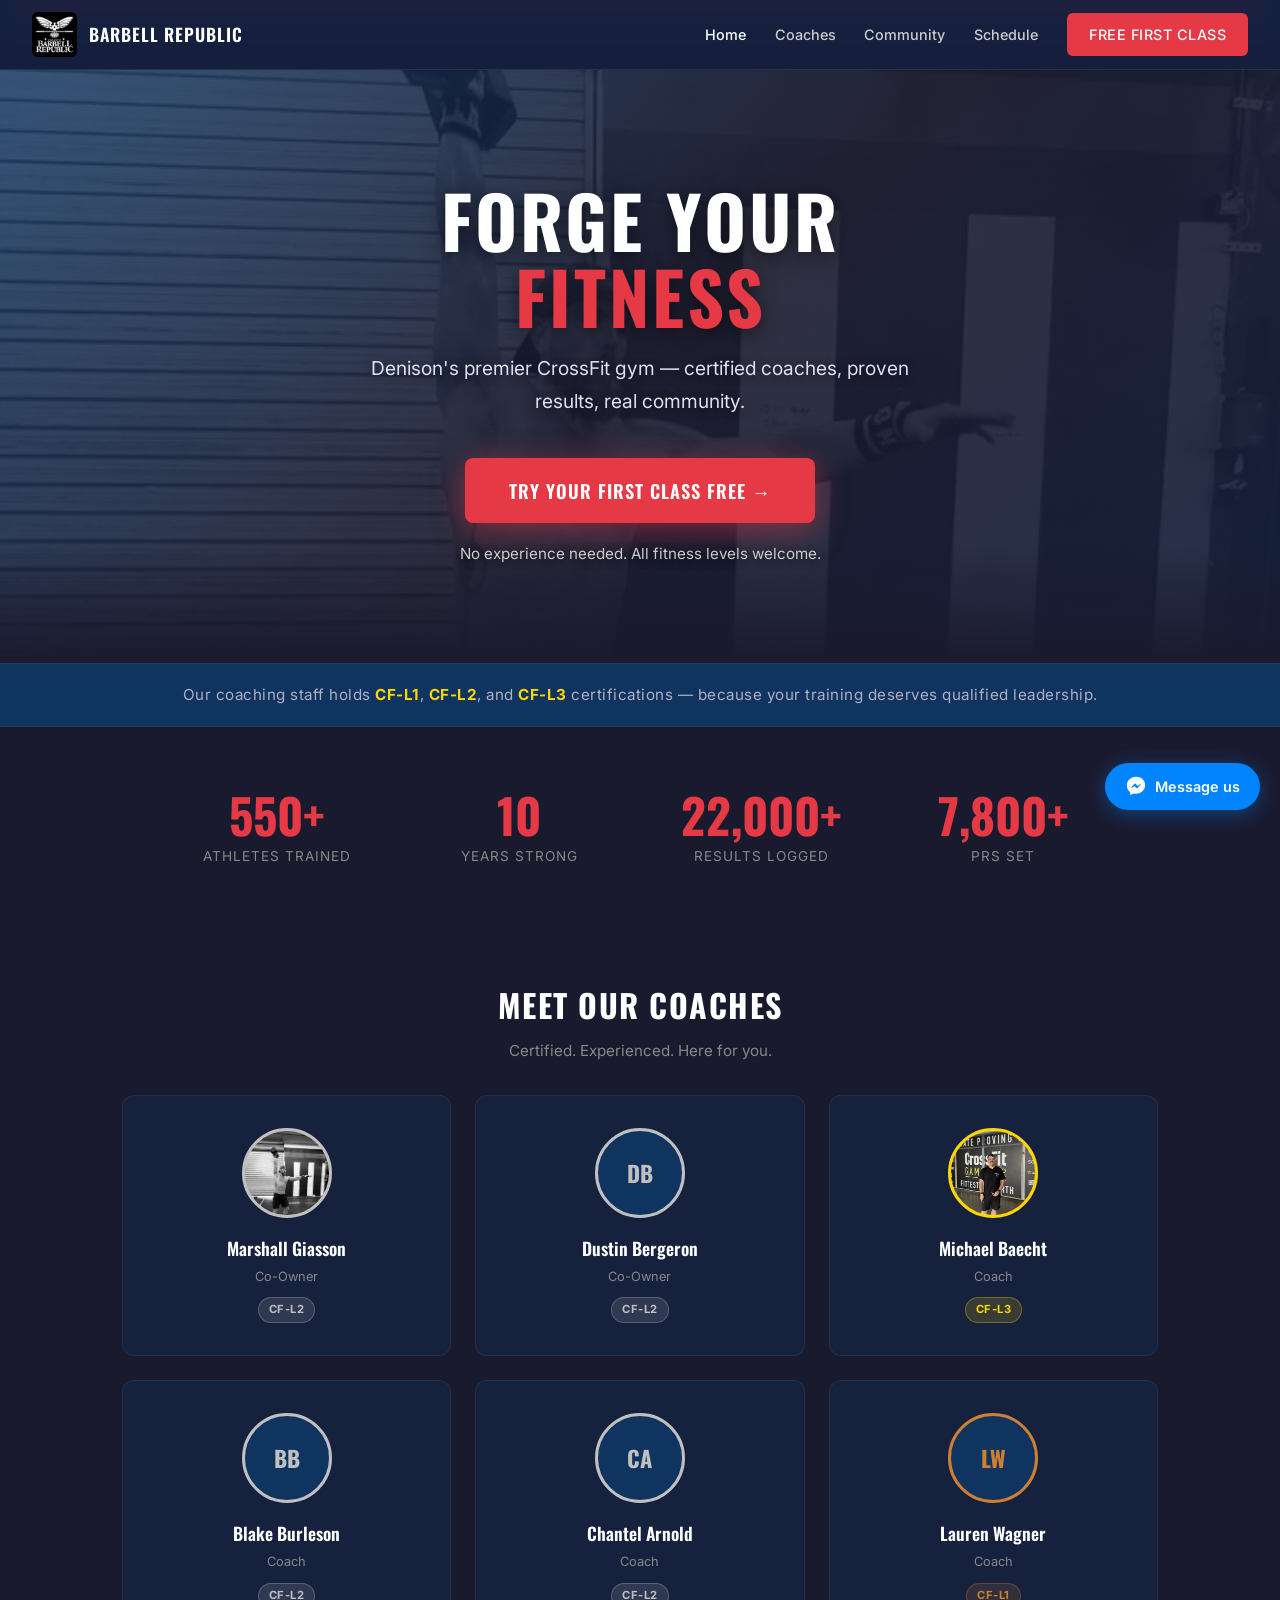
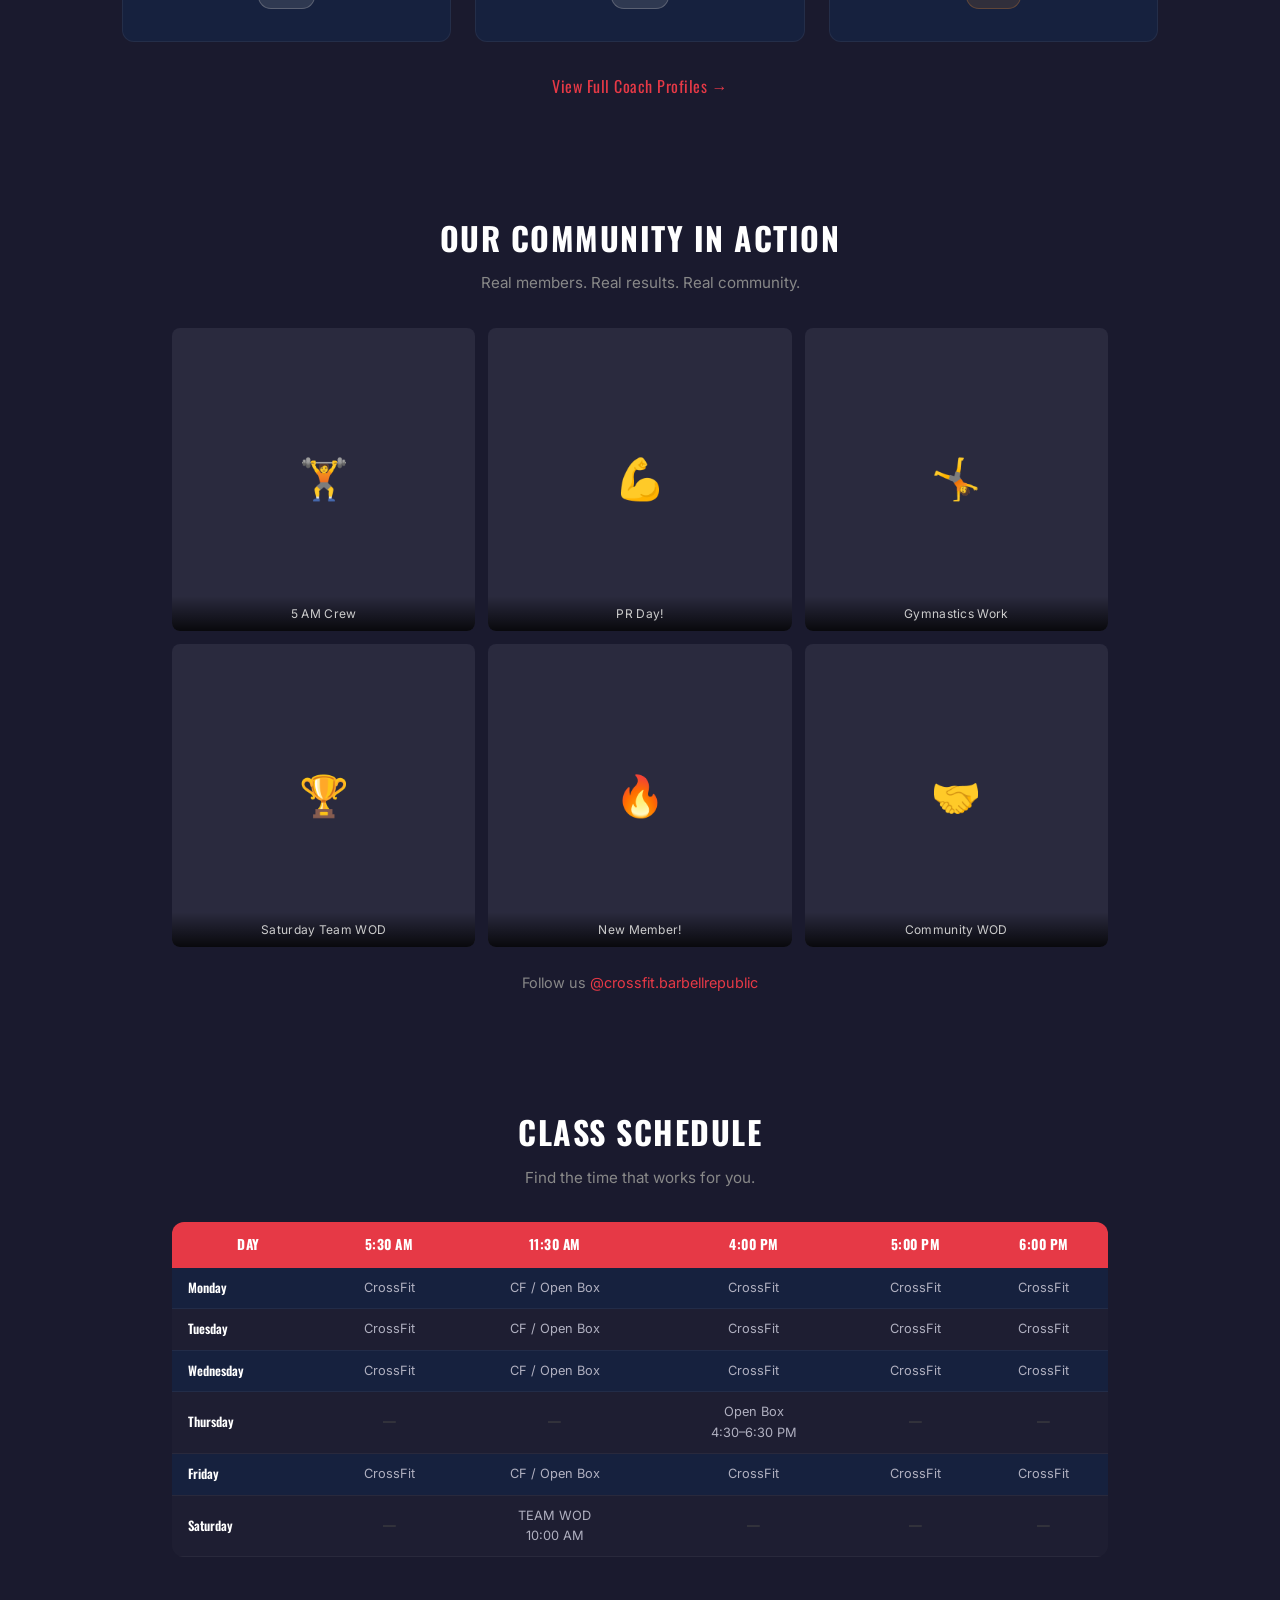
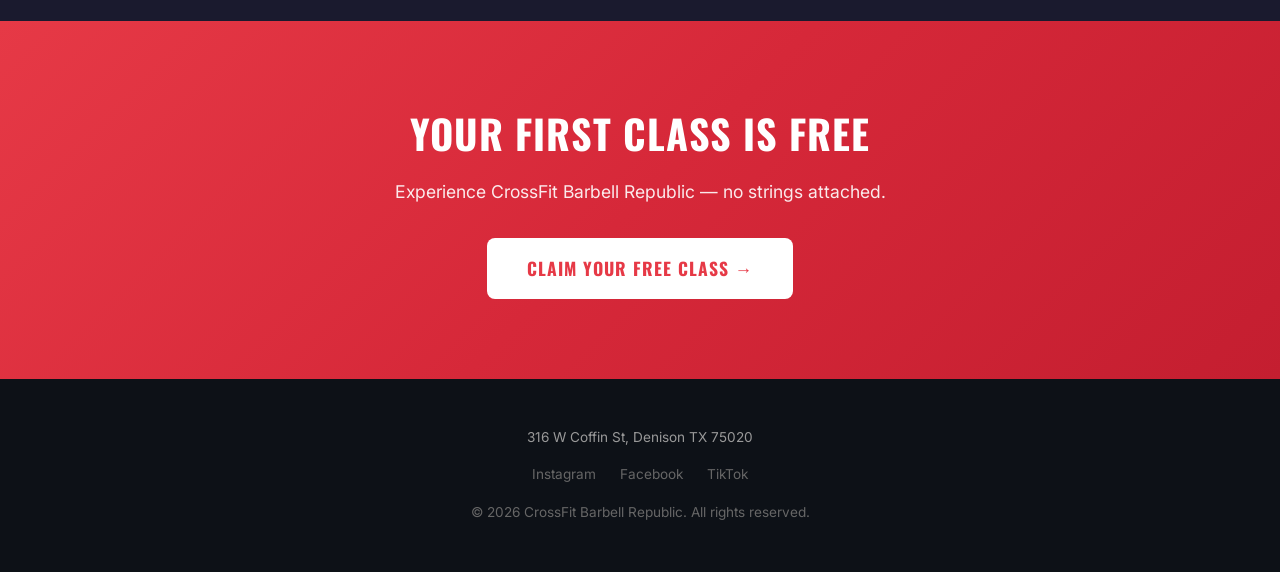
<file: index.html>
<!DOCTYPE html>
<html lang="en">
<head>
<meta charset="UTF-8">
<meta name="viewport" content="width=device-width, initial-scale=1.0">
<title>CrossFit Barbell Republic — Denison, TX</title>
<link href="https://fonts.googleapis.com/css2?family=Oswald:wght@400;600;700&family=Inter:wght@300;400;500;600&display=swap" rel="stylesheet">
<style>
*{margin:0;padding:0;box-sizing:border-box}
body{font-family:'Inter',sans-serif;background:#1a1a2e;color:#fff;line-height:1.6}
a{color:#e63946;text-decoration:none}
a:hover{text-decoration:underline}
img{max-width:100%}

/* NAV */
nav{position:sticky;top:0;z-index:100;background:rgba(22,33,62,0.97);backdrop-filter:blur(10px);padding:0 2rem;display:flex;align-items:center;justify-content:space-between;height:70px;border-bottom:1px solid rgba(255,255,255,0.08)}
.nav-logo{display:flex;align-items:center;gap:12px}
.nav-logo img{height:45px;border-radius:6px}
.nav-logo span{font-family:'Oswald',sans-serif;font-size:1.1rem;font-weight:600;letter-spacing:1px}
.nav-links{display:flex;align-items:center;gap:1.8rem;list-style:none}
.nav-links a{color:#ccc;font-size:0.9rem;font-weight:500;transition:color 0.2s}
.nav-links a:hover{color:#fff;text-decoration:none}
.cta-btn{background:#e63946;color:#fff !important;padding:10px 22px;border-radius:6px;font-weight:600;font-size:0.85rem;letter-spacing:0.5px;transition:all 0.3s;display:inline-block}
.cta-btn:hover{background:#d62839;transform:translateY(-1px);text-decoration:none !important}

/* HAMBURGER + MOBILE MENU */
.hamburger{display:none;background:transparent;border:0;cursor:pointer;width:44px;height:44px;flex-direction:column;justify-content:center;align-items:center;gap:5px;padding:0;z-index:101}
.hamburger span{display:block;width:26px;height:2px;background:#fff;border-radius:2px;transition:all 0.3s ease}
body.menu-open .hamburger span:nth-child(1){transform:translateY(7px) rotate(45deg)}
body.menu-open .hamburger span:nth-child(2){opacity:0}
body.menu-open .hamburger span:nth-child(3){transform:translateY(-7px) rotate(-45deg)}
.mobile-menu{position:fixed;top:70px;left:0;right:0;background:rgba(15,52,96,0.98);backdrop-filter:blur(10px);padding:1.2rem;z-index:99;border-bottom:1px solid rgba(255,255,255,0.1);transform:translateY(-110%);transition:transform 0.3s ease;box-shadow:0 8px 24px rgba(0,0,0,0.4)}
body.menu-open .mobile-menu{transform:translateY(0)}
.mobile-menu ul{list-style:none;display:flex;flex-direction:column;gap:0.4rem}
.mobile-menu a{display:block;padding:0.9rem 1rem;color:#ccc;font-size:1rem;font-family:'Oswald',sans-serif;letter-spacing:1px;border-radius:8px;text-decoration:none;transition:background 0.2s}
.mobile-menu a:hover,.mobile-menu a.active{background:rgba(255,255,255,0.06);color:#fff;text-decoration:none}
.mobile-menu a.mobile-cta-btn{background:#e63946;color:#fff !important;text-align:center;font-weight:700;margin-top:0.5rem}

/* FACEBOOK MESSENGER FLOATING BUTTON */
.fb-message-btn{position:fixed;bottom:90px;right:20px;z-index:98;background:#0084FF;color:#fff !important;padding:12px 20px;border-radius:30px;font-weight:600;font-size:0.9rem;display:flex;align-items:center;gap:8px;box-shadow:0 4px 20px rgba(0,132,255,0.4);transition:all 0.3s;text-decoration:none !important}
.fb-message-btn:hover{background:#0073e0;transform:translateY(-2px);box-shadow:0 6px 30px rgba(0,132,255,0.5)}
.fb-message-btn svg{width:22px;height:22px;fill:currentColor;flex-shrink:0}
@media(max-width:768px){.fb-message-btn{bottom:85px;padding:12px;border-radius:50%}.fb-message-btn .label{display:none}}

/* HERO — Option A: Photo background + dark overlay */
.hero{position:relative;padding:7rem 2rem 6rem;text-align:center;overflow:hidden;background-image:url('coach-marshall.jpg');background-size:cover;background-position:center 30%}
.hero::before{content:'';position:absolute;inset:0;background:linear-gradient(135deg,rgba(15,52,96,0.82) 0%,rgba(26,26,46,0.9) 50%,rgba(22,33,62,0.92) 100%)}
.hero::after{content:'';position:absolute;bottom:0;left:0;right:0;height:120px;background:linear-gradient(transparent,#1a1a2e);z-index:1}
.hero > *{position:relative;z-index:2}
.hero h1{font-family:'Oswald',sans-serif;font-size:4.5rem;font-weight:700;letter-spacing:3px;margin-bottom:1.2rem;line-height:1.05;text-shadow:0 4px 20px rgba(0,0,0,0.6)}
.hero h1 span{color:#e63946}
.hero .subtitle{max-width:600px;margin:0 auto 2.5rem;font-size:1.2rem;color:#e0e0f0;line-height:1.7;text-shadow:0 2px 10px rgba(0,0,0,0.5)}
.hero .cta-btn{padding:18px 44px;font-size:1.15rem;font-family:'Oswald',sans-serif;letter-spacing:1px;border-radius:8px;box-shadow:0 6px 30px rgba(230,57,70,0.5)}
.hero .cta-btn:hover{box-shadow:0 10px 40px rgba(230,57,70,0.6)}
.hero .sub-cta{margin-top:1.2rem;font-size:0.95rem;color:#ccc;text-shadow:0 2px 8px rgba(0,0,0,0.5)}

/* CREDENTIAL BAR */
.cred-bar{background:#0f3460;padding:1.2rem 2rem;text-align:center;font-size:0.95rem;color:#b0b0c0;letter-spacing:0.5px;border-top:1px solid rgba(255,255,255,0.05);border-bottom:1px solid rgba(255,255,255,0.05)}
.cred-bar strong{color:#FFD700}

/* STATS */
.stats{padding:4rem 2rem;max-width:1000px;margin:0 auto;display:grid;grid-template-columns:repeat(4,1fr);gap:2rem;text-align:center}
.stat-item .number{font-family:'Oswald',sans-serif;font-size:3rem;font-weight:700;color:#e63946;line-height:1}
.stat-item .label{font-size:0.85rem;color:#888;margin-top:0.4rem;text-transform:uppercase;letter-spacing:1px}

/* SECTION HEADERS */
.section-header{text-align:center;padding:3rem 2rem 2rem}
.section-header h2{font-family:'Oswald',sans-serif;font-size:2rem;letter-spacing:1.5px;margin-bottom:0.5rem}
.section-header p{color:#888;max-width:500px;margin:0 auto;font-size:0.95rem}

/* COACH PREVIEW */
.coaches-preview{padding:0 2rem 4rem;max-width:1100px;margin:0 auto}
.coaches-grid{display:grid;grid-template-columns:repeat(3,1fr);gap:1.5rem}
.coach-mini{background:#16213e;border-radius:12px;padding:2rem 1.5rem;text-align:center;transition:all 0.3s;border:1px solid rgba(255,255,255,0.06)}
.coach-mini:hover{transform:translateY(-4px);box-shadow:0 10px 30px rgba(0,0,0,0.3);border-color:rgba(255,255,255,0.12)}
.coach-mini .avatar{width:90px;height:90px;border-radius:50%;margin:0 auto 1rem;display:flex;align-items:center;justify-content:center;font-family:'Oswald',sans-serif;font-size:1.4rem;font-weight:700;background:#0f3460;border:3px solid;background-size:cover;background-position:center top;overflow:hidden}
.coach-mini .avatar.l1{border-color:#CD7F32;color:#CD7F32}
.coach-mini .avatar.l2{border-color:#C0C0C0;color:#C0C0C0}
.coach-mini .avatar.l3{border-color:#FFD700;color:#FFD700}
.coach-mini .avatar.has-photo{color:transparent;font-size:0}
.coach-mini .name{font-family:'Oswald',sans-serif;font-size:1.1rem;font-weight:600;margin-bottom:0.3rem}
.coach-mini .role{font-size:0.8rem;color:#888;margin-bottom:0.5rem}
.coach-mini .badge{display:inline-block;padding:3px 10px;border-radius:15px;font-size:0.7rem;font-weight:700;letter-spacing:0.5px}
.coach-mini .badge.l1{background:rgba(205,127,50,0.15);color:#CD7F32;border:1px solid rgba(205,127,50,0.3)}
.coach-mini .badge.l2{background:rgba(192,192,192,0.15);color:#C0C0C0;border:1px solid rgba(192,192,192,0.3)}
.coach-mini .badge.l3{background:rgba(255,215,0,0.15);color:#FFD700;border:1px solid rgba(255,215,0,0.3)}
.view-all{text-align:center;margin-top:2rem}
.view-all a{font-family:'Oswald',sans-serif;font-size:1rem;letter-spacing:0.5px}

/* SOCIAL PREVIEW */
.social-preview{padding:0 2rem 4rem;max-width:1000px;margin:0 auto}
.social-grid{display:grid;grid-template-columns:repeat(3,1fr);gap:0.8rem}
.social-card{aspect-ratio:1;background:#2a2a3e;border-radius:8px;display:flex;flex-direction:column;align-items:center;justify-content:center;font-size:2.5rem;transition:all 0.3s;position:relative;overflow:hidden;cursor:pointer}
.social-card:hover{transform:scale(1.03)}
.social-card .overlay{position:absolute;bottom:0;left:0;right:0;padding:8px;background:linear-gradient(transparent,rgba(0,0,0,0.8));font-size:0.75rem;text-align:center;color:#ccc;letter-spacing:0.3px}
.social-follow{text-align:center;margin-top:1.5rem;color:#888;font-size:0.9rem}

/* SCHEDULE */
.schedule-section{padding:0 2rem 4rem;max-width:1000px;margin:0 auto}
.schedule-table{width:100%;border-collapse:collapse;border-radius:12px;overflow:hidden}
.schedule-table th{background:#e63946;padding:12px 8px;font-family:'Oswald',sans-serif;font-size:0.85rem;letter-spacing:0.5px;text-transform:uppercase}
.schedule-table td{padding:10px 8px;text-align:center;font-size:0.8rem;color:#b0b0c0;border-bottom:1px solid rgba(255,255,255,0.05)}
.schedule-table tr:nth-child(even) td{background:rgba(255,255,255,0.02)}
.schedule-table tr:nth-child(odd) td{background:#16213e}
.schedule-table td:first-child{font-family:'Oswald',sans-serif;font-weight:600;color:#fff;text-align:left;padding-left:16px}
.schedule-table td.empty{color:#444}

/* RED CTA */
.red-cta{padding:5rem 2rem;text-align:center;background:linear-gradient(135deg,#e63946 0%,#d62839 50%,#c41e30 100%)}
.red-cta h2{font-family:'Oswald',sans-serif;font-size:2.5rem;margin-bottom:0.8rem;letter-spacing:1px}
.red-cta p{font-size:1.1rem;margin-bottom:2rem;opacity:0.9;max-width:500px;margin-left:auto;margin-right:auto}
.red-cta .btn-white{display:inline-block;background:#fff;color:#e63946;padding:16px 40px;border-radius:8px;font-family:'Oswald',sans-serif;font-size:1.1rem;font-weight:700;letter-spacing:1px;transition:all 0.3s;text-decoration:none}
.red-cta .btn-white:hover{transform:translateY(-2px);box-shadow:0 8px 30px rgba(0,0,0,0.3);text-decoration:none}

/* FOOTER */
footer{background:#0d1117;padding:3rem 2rem;text-align:center;color:#666;font-size:0.85rem}
footer .address{color:#999;margin-bottom:0.5rem}
footer .socials{margin:1rem 0;display:flex;justify-content:center;gap:1.5rem}
footer .socials a{color:#666;transition:color 0.2s}
footer .socials a:hover{color:#e63946}

/* STICKY MOBILE CTA */
.mobile-cta{display:none;position:fixed;bottom:0;left:0;right:0;z-index:99;padding:12px 16px;background:rgba(22,33,62,0.97);backdrop-filter:blur(10px);border-top:1px solid rgba(255,255,255,0.1)}
.mobile-cta .cta-btn{width:100%;text-align:center;padding:14px;font-family:'Oswald',sans-serif;font-size:1rem;letter-spacing:1px;border-radius:8px}

/* RESPONSIVE */
@media(max-width:992px){
  .coaches-grid{grid-template-columns:repeat(2,1fr)}
  .stats{grid-template-columns:repeat(2,1fr)}
}
@media(max-width:768px){
  .nav-links{display:none}
  .hamburger{display:flex}
  .mobile-cta{display:block}
  body{padding-bottom:70px}
  .hero h1{font-size:2.5rem}
  .hero .subtitle{font-size:1rem}
  .coaches-grid{grid-template-columns:1fr}
  .social-grid{grid-template-columns:repeat(2,1fr)}
  .stats{grid-template-columns:repeat(2,1fr);gap:1.5rem}
  .stat-item .number{font-size:2.2rem}
  .schedule-table{font-size:0.7rem}
  .red-cta h2{font-size:1.8rem}
  .section-header h2{font-size:1.6rem}
}
@media(max-width:480px){
  .hero h1{font-size:2rem}
  .stats{grid-template-columns:1fr 1fr}
}
</style>
</head>
<body>

<!-- NAV -->
<nav>
  <div class="nav-logo">
    <img src="logo.jpg" alt="CBR" onerror="this.style.display='none'">
    <span>BARBELL REPUBLIC</span>
  </div>
  <ul class="nav-links">
    <li><a href="cbr_mockup_homepage.html" style="color:#fff">Home</a></li>
    <li><a href="cbr_mockup_coaches.html">Coaches</a></li>
    <li><a href="cbr_mockup_social.html">Community</a></li>
    <li><a href="cbr_mockup_freetrial.html">Schedule</a></li>
    <li><a href="cbr_mockup_freetrial.html" class="cta-btn">FREE FIRST CLASS</a></li>
  </ul>
  <button class="hamburger" aria-label="Toggle menu" onclick="document.body.classList.toggle('menu-open')">
    <span></span><span></span><span></span>
  </button>
</nav>

<!-- MOBILE MENU -->
<div class="mobile-menu">
  <ul>
    <li><a href="cbr_mockup_homepage.html" class="active">Home</a></li>
    <li><a href="cbr_mockup_coaches.html">Coaches</a></li>
    <li><a href="cbr_mockup_social.html">Community</a></li>
    <li><a href="cbr_mockup_freetrial.html">Schedule</a></li>
    <li><a href="cbr_mockup_freetrial.html" class="mobile-cta-btn">FREE FIRST CLASS</a></li>
  </ul>
</div>

<!-- HERO -->
<section class="hero">
  <h1>FORGE YOUR<br><span>FITNESS</span></h1>
  <p class="subtitle">Denison's premier CrossFit gym &mdash; certified coaches, proven results, real community.</p>
  <a href="cbr_mockup_freetrial.html" class="cta-btn">TRY YOUR FIRST CLASS FREE &rarr;</a>
  <p class="sub-cta">No experience needed. All fitness levels welcome.</p>
</section>

<!-- CREDENTIAL BAR -->
<div class="cred-bar">
  Our coaching staff holds <strong>CF-L1</strong>, <strong>CF-L2</strong>, and <strong>CF-L3</strong> certifications &mdash; because your training deserves qualified leadership.
</div>

<!-- STATS -->
<section class="stats">
  <div class="stat-item">
    <div class="number">550+</div>
    <div class="label">Athletes Trained</div>
  </div>
  <div class="stat-item">
    <div class="number">10</div>
    <div class="label">Years Strong</div>
  </div>
  <div class="stat-item">
    <div class="number">22,000+</div>
    <div class="label">Results Logged</div>
  </div>
  <div class="stat-item">
    <div class="number">7,800+</div>
    <div class="label">PRs Set</div>
  </div>
</section>

<!-- COACHES PREVIEW -->
<div class="section-header">
  <h2>MEET OUR COACHES</h2>
  <p>Certified. Experienced. Here for you.</p>
</div>
<section class="coaches-preview">
  <div class="coaches-grid">
    <div class="coach-mini">
      <div class="avatar l2 has-photo" style="background-image:url('coach-marshall.jpg')">MG</div>
      <div class="name">Marshall Giasson</div>
      <div class="role">Co-Owner</div>
      <span class="badge l2">CF-L2</span>
    </div>
    <div class="coach-mini">
      <div class="avatar l2">DB</div>
      <div class="name">Dustin Bergeron</div>
      <div class="role">Co-Owner</div>
      <span class="badge l2">CF-L2</span>
    </div>
    <div class="coach-mini">
      <div class="avatar l3 has-photo" style="background-image:url('coach-michael.jpg')">MB</div>
      <div class="name">Michael Baecht</div>
      <div class="role">Coach</div>
      <span class="badge l3">CF-L3</span>
    </div>
    <div class="coach-mini">
      <div class="avatar l2">BB</div>
      <div class="name">Blake Burleson</div>
      <div class="role">Coach</div>
      <span class="badge l2">CF-L2</span>
    </div>
    <div class="coach-mini">
      <div class="avatar l2">CA</div>
      <div class="name">Chantel Arnold</div>
      <div class="role">Coach</div>
      <span class="badge l2">CF-L2</span>
    </div>
    <div class="coach-mini">
      <div class="avatar l1">LW</div>
      <div class="name">Lauren Wagner</div>
      <div class="role">Coach</div>
      <span class="badge l1">CF-L1</span>
    </div>
  </div>
  <div class="view-all"><a href="cbr_mockup_coaches.html">View Full Coach Profiles &rarr;</a></div>
</section>

<!-- SOCIAL PREVIEW -->
<div class="section-header">
  <h2>OUR COMMUNITY IN ACTION</h2>
  <p>Real members. Real results. Real community.</p>
</div>
<section class="social-preview">
  <div class="social-grid">
    <div class="social-card">&#x1F3CB;&#xFE0F;<div class="overlay">5 AM Crew</div></div>
    <div class="social-card">&#x1F4AA;<div class="overlay">PR Day!</div></div>
    <div class="social-card">&#x1F938;<div class="overlay">Gymnastics Work</div></div>
    <div class="social-card">&#x1F3C6;<div class="overlay">Saturday Team WOD</div></div>
    <div class="social-card">&#x1F525;<div class="overlay">New Member!</div></div>
    <div class="social-card">&#x1F91D;<div class="overlay">Community WOD</div></div>
  </div>
  <p class="social-follow">Follow us <a href="https://www.instagram.com/crossfit.barbellrepublic/" target="_blank" rel="noopener">@crossfit.barbellrepublic</a></p>
</section>

<!-- SCHEDULE -->
<div class="section-header">
  <h2>CLASS SCHEDULE</h2>
  <p>Find the time that works for you.</p>
</div>
<section class="schedule-section">
  <table class="schedule-table">
    <thead>
      <tr><th>Day</th><th>5:30 AM</th><th>11:30 AM</th><th>4:00 PM</th><th>5:00 PM</th><th>6:00 PM</th></tr>
    </thead>
    <tbody>
      <tr><td>Monday</td><td>CrossFit</td><td>CF / Open Box</td><td>CrossFit</td><td>CrossFit</td><td>CrossFit</td></tr>
      <tr><td>Tuesday</td><td>CrossFit</td><td>CF / Open Box</td><td>CrossFit</td><td>CrossFit</td><td>CrossFit</td></tr>
      <tr><td>Wednesday</td><td>CrossFit</td><td>CF / Open Box</td><td>CrossFit</td><td>CrossFit</td><td>CrossFit</td></tr>
      <tr><td>Thursday</td><td class="empty">&mdash;</td><td class="empty">&mdash;</td><td>Open Box<br>4:30&ndash;6:30 PM</td><td class="empty">&mdash;</td><td class="empty">&mdash;</td></tr>
      <tr><td>Friday</td><td>CrossFit</td><td>CF / Open Box</td><td>CrossFit</td><td>CrossFit</td><td>CrossFit</td></tr>
      <tr><td>Saturday</td><td class="empty">&mdash;</td><td>TEAM WOD<br>10:00 AM</td><td class="empty">&mdash;</td><td class="empty">&mdash;</td><td class="empty">&mdash;</td></tr>
    </tbody>
  </table>
</section>

<!-- RED CTA -->
<section class="red-cta">
  <h2>YOUR FIRST CLASS IS FREE</h2>
  <p>Experience CrossFit Barbell Republic &mdash; no strings attached.</p>
  <a href="cbr_mockup_freetrial.html" class="btn-white">CLAIM YOUR FREE CLASS &rarr;</a>
</section>

<!-- FOOTER -->
<footer>
  <div class="address">316 W Coffin St, Denison TX 75020</div>
  <div class="socials">
    <a href="https://www.instagram.com/crossfit.barbellrepublic/" target="_blank" rel="noopener">Instagram</a>
    <a href="https://www.facebook.com/crossfitbarbellrepublic" target="_blank" rel="noopener">Facebook</a>
    <a href="https://www.tiktok.com/@barbellrepublic1" target="_blank" rel="noopener">TikTok</a>
  </div>
  <p>&copy; 2026 CrossFit Barbell Republic. All rights reserved.</p>
</footer>

<!-- STICKY MOBILE CTA -->
<div class="mobile-cta">
  <a href="cbr_mockup_freetrial.html" class="cta-btn">FREE FIRST CLASS &rarr;</a>
</div>

<!-- FACEBOOK MESSENGER FLOATING BUTTON -->
<a href="https://m.me/crossfitbarbellrepublic" target="_blank" rel="noopener" class="fb-message-btn" aria-label="Message us on Facebook Messenger">
  <svg viewBox="0 0 24 24" xmlns="http://www.w3.org/2000/svg"><path d="M12 2C6.486 2 2 6.262 2 11.5c0 2.982 1.45 5.63 3.71 7.362V22l3.389-1.866c.904.25 1.86.366 2.901.366 5.514 0 10-4.262 10-9.5S17.514 2 12 2zm1.008 12.839l-2.53-2.7-4.945 2.7 5.44-5.777 2.59 2.7 4.885-2.7-5.44 5.777z"/></svg>
  <span class="label">Message us</span>
</a>

</body>
</html>
</file>
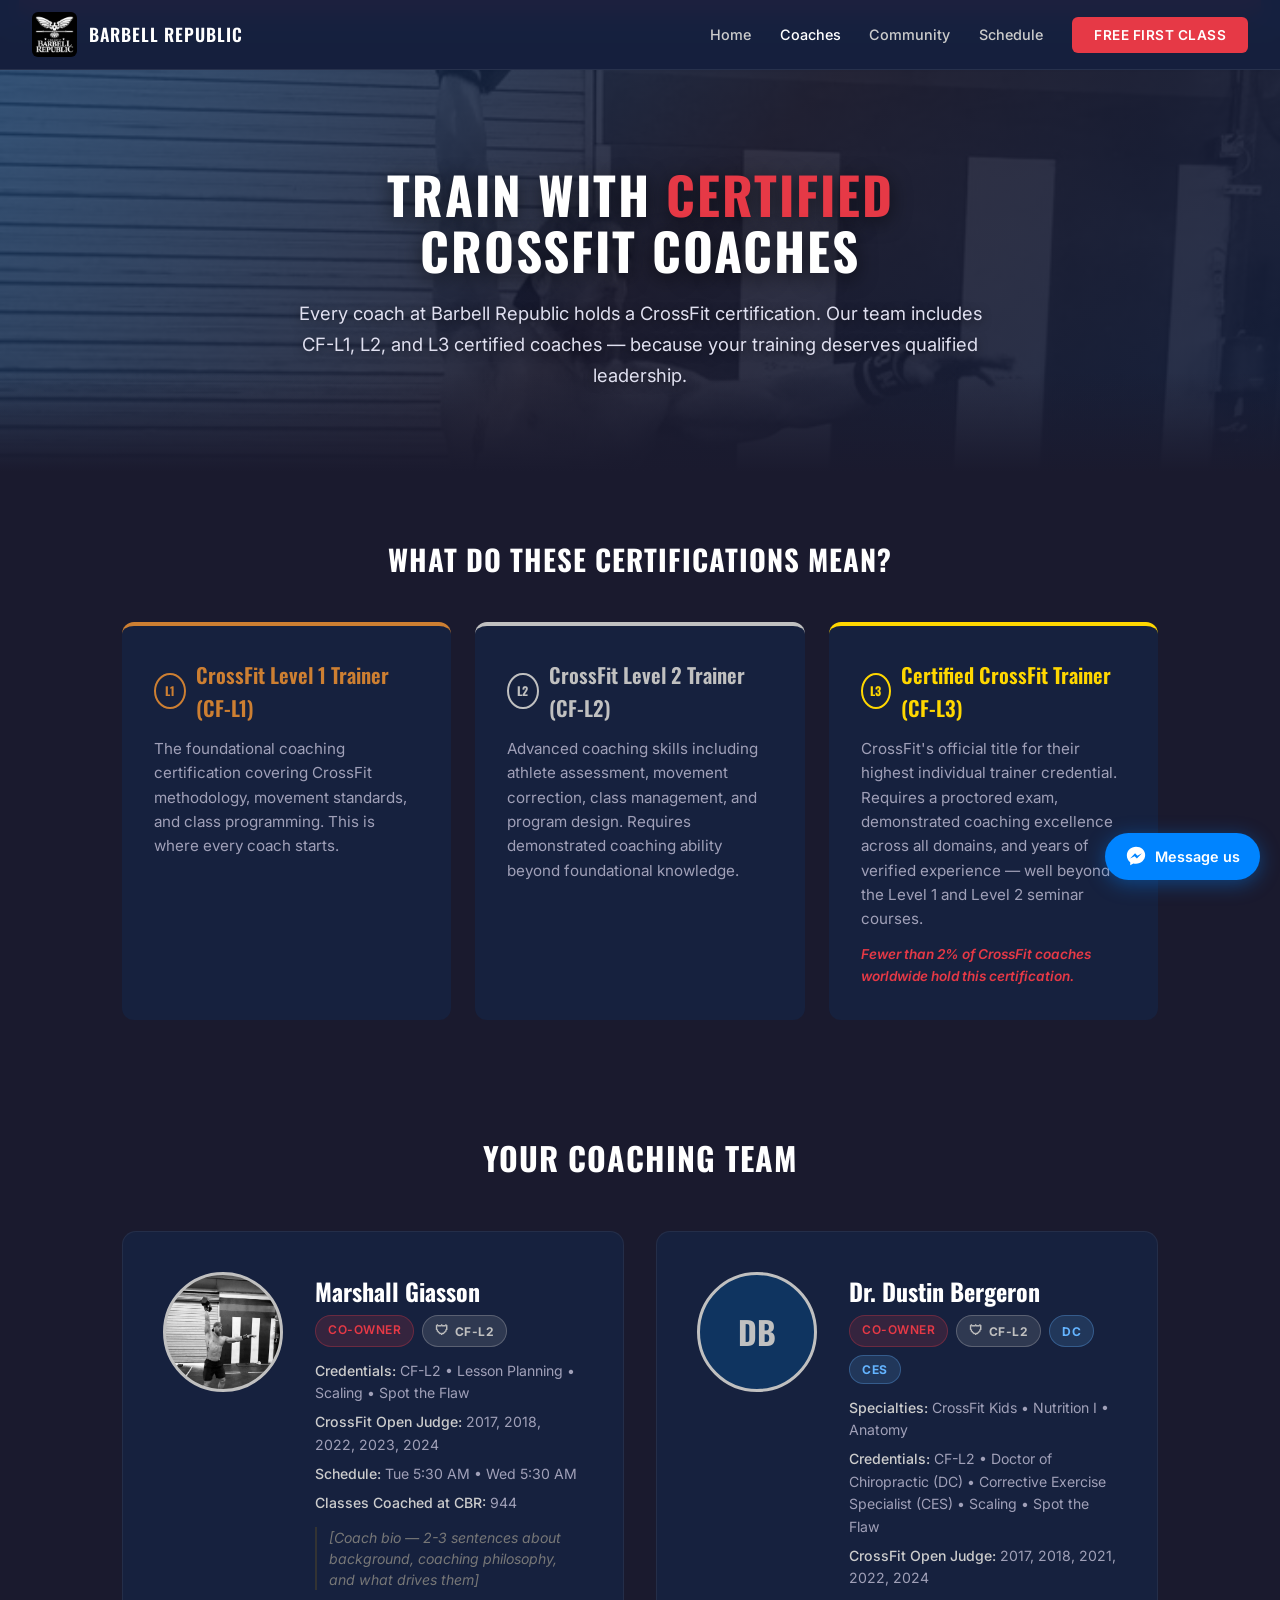
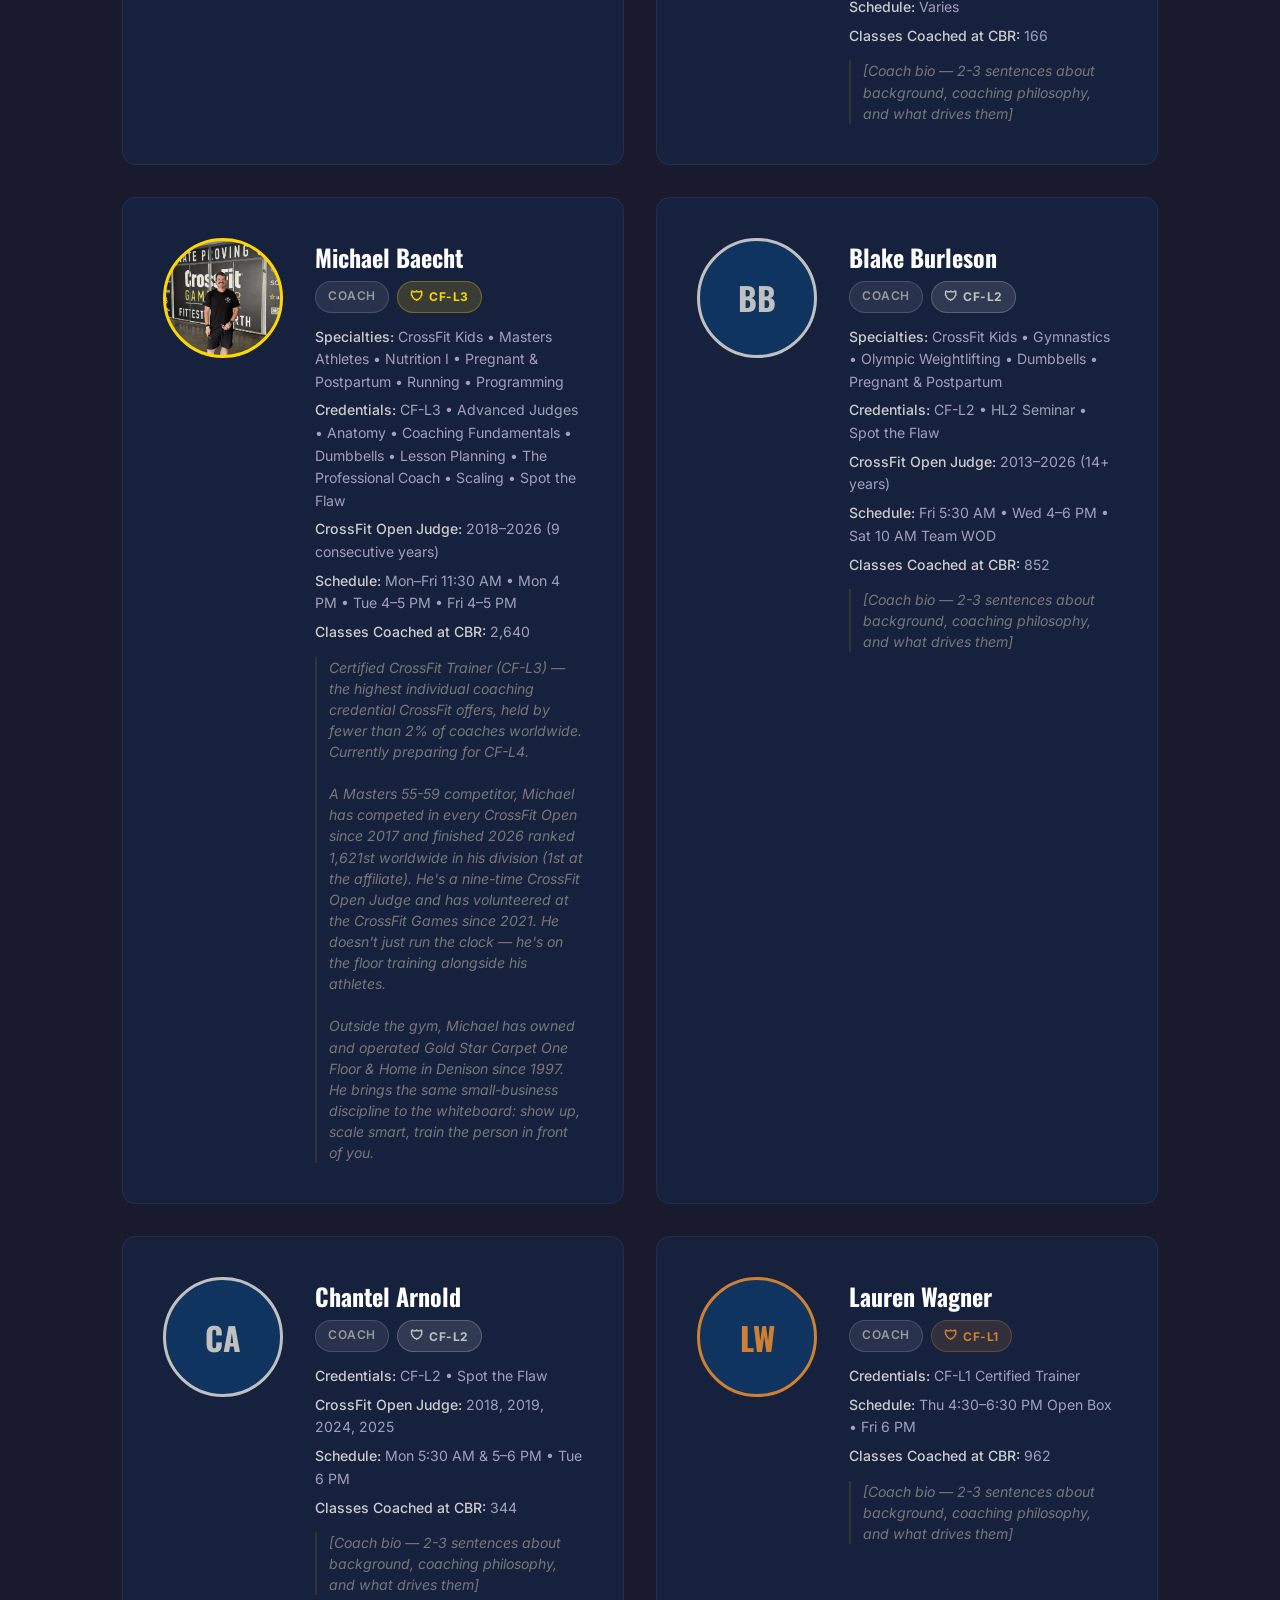
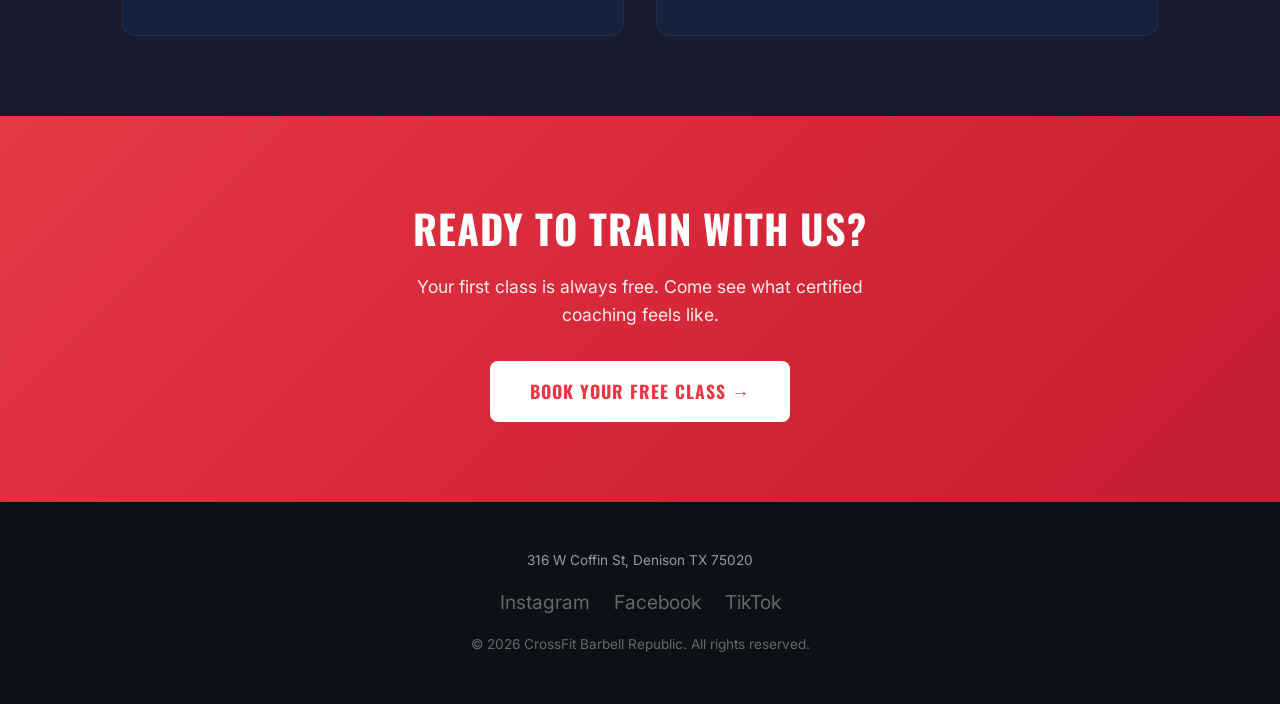
<file: cbr_mockup_coaches.html>
<!DOCTYPE html>
<html lang="en">
<head>
<meta charset="UTF-8">
<meta name="viewport" content="width=device-width, initial-scale=1.0">
<title>Meet Our Coaches — CrossFit Barbell Republic</title>
<link href="https://fonts.googleapis.com/css2?family=Oswald:wght@400;600;700&family=Inter:wght@300;400;500;600&display=swap" rel="stylesheet">
<style>
*{margin:0;padding:0;box-sizing:border-box}
body{font-family:'Inter',sans-serif;background:#1a1a2e;color:#fff;line-height:1.6}
a{color:#e63946;text-decoration:none}
a:hover{text-decoration:underline}

/* NAV */
nav{position:sticky;top:0;z-index:100;background:rgba(22,33,62,0.97);backdrop-filter:blur(10px);padding:0 2rem;display:flex;align-items:center;justify-content:space-between;height:70px;border-bottom:1px solid rgba(255,255,255,0.08)}
.nav-logo{display:flex;align-items:center;gap:12px}
.nav-logo img{height:45px;border-radius:6px}
.nav-logo span{font-family:'Oswald',sans-serif;font-size:1.1rem;font-weight:600;letter-spacing:1px}
.nav-links{display:flex;align-items:center;gap:1.8rem;list-style:none}
.nav-links a{color:#ccc;font-size:0.9rem;font-weight:500;transition:color 0.2s}
.nav-links a:hover{color:#fff;text-decoration:none}
.nav-links .cta-btn{background:#e63946;color:#fff;padding:10px 22px;border-radius:6px;font-weight:600;font-size:0.85rem;letter-spacing:0.5px;transition:all 0.3s}
.nav-links .cta-btn:hover{background:#d62839;transform:translateY(-1px)}

/* HAMBURGER + MOBILE MENU */
.hamburger{display:none;background:transparent;border:0;cursor:pointer;width:44px;height:44px;flex-direction:column;justify-content:center;align-items:center;gap:5px;padding:0;z-index:101}
.hamburger span{display:block;width:26px;height:2px;background:#fff;border-radius:2px;transition:all 0.3s ease}
body.menu-open .hamburger span:nth-child(1){transform:translateY(7px) rotate(45deg)}
body.menu-open .hamburger span:nth-child(2){opacity:0}
body.menu-open .hamburger span:nth-child(3){transform:translateY(-7px) rotate(-45deg)}
.mobile-menu{position:fixed;top:70px;left:0;right:0;background:rgba(15,52,96,0.98);backdrop-filter:blur(10px);padding:1.2rem;z-index:99;border-bottom:1px solid rgba(255,255,255,0.1);transform:translateY(-110%);transition:transform 0.3s ease;box-shadow:0 8px 24px rgba(0,0,0,0.4)}
body.menu-open .mobile-menu{transform:translateY(0)}
.mobile-menu ul{list-style:none;display:flex;flex-direction:column;gap:0.4rem}
.mobile-menu a{display:block;padding:0.9rem 1rem;color:#ccc;font-size:1rem;font-family:'Oswald',sans-serif;letter-spacing:1px;border-radius:8px;text-decoration:none;transition:background 0.2s}
.mobile-menu a:hover,.mobile-menu a.active{background:rgba(255,255,255,0.06);color:#fff;text-decoration:none}
.mobile-menu a.mobile-cta-btn{background:#e63946;color:#fff !important;text-align:center;font-weight:700;margin-top:0.5rem}

/* FACEBOOK MESSENGER FLOATING BUTTON */
.fb-message-btn{position:fixed;bottom:20px;right:20px;z-index:98;background:#0084FF;color:#fff !important;padding:12px 20px;border-radius:30px;font-weight:600;font-size:0.9rem;display:flex;align-items:center;gap:8px;box-shadow:0 4px 20px rgba(0,132,255,0.4);transition:all 0.3s;text-decoration:none !important}
.fb-message-btn:hover{background:#0073e0;transform:translateY(-2px);box-shadow:0 6px 30px rgba(0,132,255,0.5)}
.fb-message-btn svg{width:22px;height:22px;fill:currentColor;flex-shrink:0}
@media(max-width:768px){.fb-message-btn{padding:12px;border-radius:50%}.fb-message-btn .label{display:none}}

/* HERO — Option A: Photo background + dark overlay */
.hero{position:relative;padding:6rem 2rem 5rem;text-align:center;overflow:hidden;background-image:url('coach-marshall.jpg');background-size:cover;background-position:center 30%}
.hero::before{content:'';position:absolute;inset:0;background:linear-gradient(135deg,rgba(15,52,96,0.82) 0%,rgba(26,26,46,0.9) 50%,rgba(22,33,62,0.92) 100%)}
.hero::after{content:'';position:absolute;bottom:0;left:0;right:0;height:100px;background:linear-gradient(transparent,#1a1a2e);z-index:1}
.hero > *{position:relative;z-index:2}
.hero h1{font-family:'Oswald',sans-serif;font-size:3.2rem;font-weight:700;letter-spacing:2px;margin-bottom:1.2rem;line-height:1.1;text-shadow:0 4px 20px rgba(0,0,0,0.6)}
.hero h1 span{color:#e63946}
.hero p{max-width:700px;margin:0 auto;font-size:1.15rem;color:#e0e0f0;line-height:1.7;text-shadow:0 2px 10px rgba(0,0,0,0.5)}

/* CERT EXPLAINER */
.cert-section{padding:4rem 2rem;max-width:1100px;margin:0 auto}
.cert-section h2{font-family:'Oswald',sans-serif;font-size:1.8rem;text-align:center;margin-bottom:2.5rem;letter-spacing:1px}
.cert-grid{display:grid;grid-template-columns:repeat(auto-fit,minmax(300px,1fr));gap:1.5rem}
.cert-card{background:#16213e;border-radius:12px;padding:2rem;border-top:4px solid;transition:transform 0.3s}
.cert-card:hover{transform:translateY(-4px)}
.cert-card.l1{border-top-color:#CD7F32}
.cert-card.l2{border-top-color:#C0C0C0}
.cert-card.l3{border-top-color:#FFD700}
.cert-card .cert-label{font-family:'Oswald',sans-serif;font-size:1.3rem;font-weight:600;margin-bottom:0.8rem;display:flex;align-items:center;gap:10px}
.cert-card.l1 .cert-label{color:#CD7F32}
.cert-card.l2 .cert-label{color:#C0C0C0}
.cert-card.l3 .cert-label{color:#FFD700}
.cert-card .cert-badge-icon{width:36px;height:36px;border-radius:50%;display:flex;align-items:center;justify-content:center;font-size:0.75rem;font-weight:700;border:2px solid}
.cert-card.l1 .cert-badge-icon{border-color:#CD7F32;color:#CD7F32}
.cert-card.l2 .cert-badge-icon{border-color:#C0C0C0;color:#C0C0C0}
.cert-card.l3 .cert-badge-icon{border-color:#FFD700;color:#FFD700}
.cert-card p{color:#a0a0b8;font-size:0.95rem;line-height:1.6}
.cert-card .rarity{margin-top:0.8rem;font-size:0.85rem;font-weight:600;color:#e63946;font-style:italic}

/* COACH CARDS */
.coaches-section{padding:3rem 2rem 5rem;max-width:1100px;margin:0 auto}
.coaches-section h2{font-family:'Oswald',sans-serif;font-size:2rem;text-align:center;margin-bottom:3rem;letter-spacing:1px}
.coaches-grid{display:grid;grid-template-columns:repeat(auto-fit,minmax(480px,1fr));gap:2rem}
@media(max-width:540px){.coaches-grid{grid-template-columns:1fr}}
.coach-card{background:#16213e;border-radius:14px;padding:2.5rem;display:flex;gap:2rem;align-items:flex-start;border:1px solid rgba(255,255,255,0.06);transition:all 0.3s;position:relative;overflow:hidden}
.coach-card:hover{transform:translateY(-4px);box-shadow:0 12px 40px rgba(0,0,0,0.3);border-color:rgba(255,255,255,0.12)}
.coach-avatar{flex-shrink:0;width:120px;height:120px;border-radius:50%;display:flex;align-items:center;justify-content:center;font-family:'Oswald',sans-serif;font-size:2rem;font-weight:700;background:#0f3460;border:3px solid;background-size:cover;background-position:center top;overflow:hidden}
.coach-avatar.l1{border-color:#CD7F32;color:#CD7F32}
.coach-avatar.l2{border-color:#C0C0C0;color:#C0C0C0}
.coach-avatar.l3{border-color:#FFD700;color:#FFD700}
.coach-avatar.has-photo{color:transparent;font-size:0}
.coach-info{flex:1;min-width:0}
.coach-name{font-family:'Oswald',sans-serif;font-size:1.5rem;font-weight:700;margin-bottom:0.3rem}
.coach-badges{display:flex;gap:8px;flex-wrap:wrap;margin-bottom:0.8rem}
.role-badge{padding:4px 12px;border-radius:20px;font-size:0.75rem;font-weight:600;letter-spacing:0.5px;text-transform:uppercase}
.role-badge.owner{background:rgba(230,57,70,0.15);color:#e63946;border:1px solid rgba(230,57,70,0.3)}
.role-badge.coach{background:rgba(255,255,255,0.08);color:#999;border:1px solid rgba(255,255,255,0.15)}
.cert-badge{padding:4px 12px;border-radius:20px;font-size:0.75rem;font-weight:700;letter-spacing:0.5px;display:flex;align-items:center;gap:5px}
.cert-badge.l1{background:rgba(205,127,50,0.15);color:#CD7F32;border:1px solid rgba(205,127,50,0.3)}
.cert-badge.l2{background:rgba(192,192,192,0.15);color:#C0C0C0;border:1px solid rgba(192,192,192,0.3)}
.cert-badge.l3{background:rgba(255,215,0,0.15);color:#FFD700;border:1px solid rgba(255,215,0,0.3)}
.cert-badge .shield{font-size:0.85rem}
.coach-detail{font-size:0.88rem;color:#a0a0b8;margin-bottom:0.4rem}
.coach-detail strong{color:#ccc;font-weight:500}
.coach-bio{font-size:0.88rem;color:#777;font-style:italic;margin-top:0.8rem;line-height:1.5;border-left:2px solid #333;padding-left:12px}

/* BOTTOM CTA */
.bottom-cta{padding:5rem 2rem;text-align:center;background:linear-gradient(135deg,#e63946 0%,#d62839 50%,#c41e30 100%)}
.bottom-cta h2{font-family:'Oswald',sans-serif;font-size:2.5rem;margin-bottom:0.8rem;letter-spacing:1px}
.bottom-cta p{font-size:1.1rem;margin-bottom:2rem;opacity:0.9;max-width:500px;margin-left:auto;margin-right:auto}
.bottom-cta .btn{display:inline-block;background:#fff;color:#e63946;padding:16px 40px;border-radius:8px;font-family:'Oswald',sans-serif;font-size:1.1rem;font-weight:700;letter-spacing:1px;transition:all 0.3s;text-decoration:none}
.bottom-cta .btn:hover{transform:translateY(-2px);box-shadow:0 8px 30px rgba(0,0,0,0.3);text-decoration:none}

/* FOOTER */
footer{background:#0d1117;padding:3rem 2rem;text-align:center;color:#666;font-size:0.85rem}
footer .address{color:#999;margin-bottom:0.5rem}
footer .socials{margin:1rem 0;display:flex;justify-content:center;gap:1.5rem}
footer .socials a{color:#666;font-size:1.2rem;transition:color 0.2s}
footer .socials a:hover{color:#e63946}

/* MOBILE */
@media(max-width:768px){
  .nav-links{display:none}
  .hamburger{display:flex}
  .hero h1{font-size:2rem}
  .hero p{font-size:0.95rem}
  .cert-grid{grid-template-columns:1fr}
  .coach-card{flex-direction:column;align-items:center;text-align:center;padding:2rem 1.5rem}
  .coach-info{text-align:center}
  .coach-badges{justify-content:center}
  .coach-bio{border-left:none;padding-left:0;border-top:1px solid #333;padding-top:10px;text-align:center}
  .bottom-cta h2{font-size:1.8rem}
}
</style>
</head>
<body>

<!-- NAV -->
<nav>
  <div class="nav-logo">
    <img src="logo.jpg" alt="CBR Logo" onerror="this.style.display='none'">
    <span>BARBELL REPUBLIC</span>
  </div>
  <ul class="nav-links">
    <li><a href="cbr_mockup_homepage.html">Home</a></li>
    <li><a href="cbr_mockup_coaches.html" style="color:#fff">Coaches</a></li>
    <li><a href="cbr_mockup_social.html">Community</a></li>
    <li><a href="cbr_mockup_freetrial.html">Schedule</a></li>
    <li><a href="cbr_mockup_freetrial.html" class="cta-btn">FREE FIRST CLASS</a></li>
  </ul>
  <button class="hamburger" aria-label="Toggle menu" onclick="document.body.classList.toggle('menu-open')">
    <span></span><span></span><span></span>
  </button>
</nav>

<!-- MOBILE MENU -->
<div class="mobile-menu">
  <ul>
    <li><a href="cbr_mockup_homepage.html">Home</a></li>
    <li><a href="cbr_mockup_coaches.html" class="active">Coaches</a></li>
    <li><a href="cbr_mockup_social.html">Community</a></li>
    <li><a href="cbr_mockup_freetrial.html">Schedule</a></li>
    <li><a href="cbr_mockup_freetrial.html" class="mobile-cta-btn">FREE FIRST CLASS</a></li>
  </ul>
</div>

<!-- HERO -->
<section class="hero">
  <h1>TRAIN WITH <span>CERTIFIED</span><br>CROSSFIT COACHES</h1>
  <p>Every coach at Barbell Republic holds a CrossFit certification. Our team includes CF-L1, L2, and L3 certified coaches &mdash; because your training deserves qualified leadership.</p>
</section>

<!-- CERTIFICATION EXPLAINER -->
<section class="cert-section">
  <h2>WHAT DO THESE CERTIFICATIONS MEAN?</h2>
  <div class="cert-grid">
    <div class="cert-card l1">
      <div class="cert-label"><div class="cert-badge-icon">L1</div> CrossFit Level 1 Trainer (CF-L1)</div>
      <p>The foundational coaching certification covering CrossFit methodology, movement standards, and class programming. This is where every coach starts.</p>
    </div>
    <div class="cert-card l2">
      <div class="cert-label"><div class="cert-badge-icon">L2</div> CrossFit Level 2 Trainer (CF-L2)</div>
      <p>Advanced coaching skills including athlete assessment, movement correction, class management, and program design. Requires demonstrated coaching ability beyond foundational knowledge.</p>
    </div>
    <div class="cert-card l3">
      <div class="cert-label"><div class="cert-badge-icon">L3</div> Certified CrossFit Trainer (CF-L3)</div>
      <p>CrossFit's official title for their highest individual trainer credential. Requires a proctored exam, demonstrated coaching excellence across all domains, and years of verified experience &mdash; well beyond the Level 1 and Level 2 seminar courses.</p>
      <div class="rarity">Fewer than 2% of CrossFit coaches worldwide hold this certification.</div>
    </div>
  </div>
</section>

<!-- COACH CARDS -->
<section class="coaches-section">
  <h2>YOUR COACHING TEAM</h2>
  <div class="coaches-grid">

    <!-- Marshall -->
    <div class="coach-card">
      <div class="coach-avatar l2 has-photo" style="background-image:url('coach-marshall.jpg')">MG</div>
      <div class="coach-info">
        <div class="coach-name">Marshall Giasson</div>
        <div class="coach-badges">
          <span class="role-badge owner">Co-Owner</span>
          <span class="cert-badge l2"><span class="shield">&#x1f6e1;</span> CF-L2</span>
        </div>
        <div class="coach-detail"><strong>Credentials:</strong> CF-L2 &bull; Lesson Planning &bull; Scaling &bull; Spot the Flaw</div>
        <div class="coach-detail"><strong>CrossFit Open Judge:</strong> 2017, 2018, 2022, 2023, 2024</div>
        <div class="coach-detail"><strong>Schedule:</strong> Tue 5:30 AM &bull; Wed 5:30 AM</div>
        <div class="coach-detail"><strong>Classes Coached at CBR:</strong> 944</div>
        <div class="coach-bio">[Coach bio &mdash; 2-3 sentences about background, coaching philosophy, and what drives them]</div>
      </div>
    </div>

    <!-- Dustin -->
    <div class="coach-card">
      <div class="coach-avatar l2">DB</div>
      <div class="coach-info">
        <div class="coach-name">Dr. Dustin Bergeron</div>
        <div class="coach-badges">
          <span class="role-badge owner">Co-Owner</span>
          <span class="cert-badge l2"><span class="shield">&#x1f6e1;</span> CF-L2</span>
          <span class="cert-badge" style="background:rgba(100,180,255,0.15);color:#64b4ff;border:1px solid rgba(100,180,255,0.3)">DC</span>
          <span class="cert-badge" style="background:rgba(100,180,255,0.15);color:#64b4ff;border:1px solid rgba(100,180,255,0.3)">CES</span>
        </div>
        <div class="coach-detail"><strong>Specialties:</strong> CrossFit Kids &bull; Nutrition I &bull; Anatomy</div>
        <div class="coach-detail"><strong>Credentials:</strong> CF-L2 &bull; Doctor of Chiropractic (DC) &bull; Corrective Exercise Specialist (CES) &bull; Scaling &bull; Spot the Flaw</div>
        <div class="coach-detail"><strong>CrossFit Open Judge:</strong> 2017, 2018, 2021, 2022, 2024</div>
        <div class="coach-detail"><strong>Schedule:</strong> Varies</div>
        <div class="coach-detail"><strong>Classes Coached at CBR:</strong> 166</div>
        <div class="coach-bio">[Coach bio &mdash; 2-3 sentences about background, coaching philosophy, and what drives them]</div>
      </div>
    </div>

    <!-- Michael -->
    <div class="coach-card">
      <div class="coach-avatar l3 has-photo" style="background-image:url('coach-michael.jpg')">MB</div>
      <div class="coach-info">
        <div class="coach-name">Michael Baecht</div>
        <div class="coach-badges">
          <span class="role-badge coach">Coach</span>
          <span class="cert-badge l3"><span class="shield">&#x1f6e1;</span> CF-L3</span>
        </div>
        <div class="coach-detail"><strong>Specialties:</strong> CrossFit Kids &bull; Masters Athletes &bull; Nutrition I &bull; Pregnant &amp; Postpartum &bull; Running &bull; Programming</div>
        <div class="coach-detail"><strong>Credentials:</strong> CF-L3 &bull; Advanced Judges &bull; Anatomy &bull; Coaching Fundamentals &bull; Dumbbells &bull; Lesson Planning &bull; The Professional Coach &bull; Scaling &bull; Spot the Flaw</div>
        <div class="coach-detail"><strong>CrossFit Open Judge:</strong> 2018&ndash;2026 (9 consecutive years)</div>
        <div class="coach-detail"><strong>Schedule:</strong> Mon&ndash;Fri 11:30 AM &bull; Mon 4 PM &bull; Tue 4&ndash;5 PM &bull; Fri 4&ndash;5 PM</div>
        <div class="coach-detail"><strong>Classes Coached at CBR:</strong> 2,640</div>
        <div class="coach-bio">Certified CrossFit Trainer (CF-L3) &mdash; the highest individual coaching credential CrossFit offers, held by fewer than 2% of coaches worldwide. Currently preparing for CF-L4.<br><br>A Masters 55-59 competitor, Michael has competed in every CrossFit Open since 2017 and finished 2026 ranked 1,621st worldwide in his division (1st at the affiliate). He's a nine-time CrossFit Open Judge and has volunteered at the CrossFit Games since 2021. He doesn't just run the clock &mdash; he's on the floor training alongside his athletes.<br><br>Outside the gym, Michael has owned and operated Gold Star Carpet One Floor &amp; Home in Denison since 1997. He brings the same small-business discipline to the whiteboard: show up, scale smart, train the person in front of you.</div>
      </div>
    </div>

    <!-- Blake -->
    <div class="coach-card">
      <div class="coach-avatar l2">BB</div>
      <div class="coach-info">
        <div class="coach-name">Blake Burleson</div>
        <div class="coach-badges">
          <span class="role-badge coach">Coach</span>
          <span class="cert-badge l2"><span class="shield">&#x1f6e1;</span> CF-L2</span>
        </div>
        <div class="coach-detail"><strong>Specialties:</strong> CrossFit Kids &bull; Gymnastics &bull; Olympic Weightlifting &bull; Dumbbells &bull; Pregnant &amp; Postpartum</div>
        <div class="coach-detail"><strong>Credentials:</strong> CF-L2 &bull; HL2 Seminar &bull; Spot the Flaw</div>
        <div class="coach-detail"><strong>CrossFit Open Judge:</strong> 2013&ndash;2026 (14+ years)</div>
        <div class="coach-detail"><strong>Schedule:</strong> Fri 5:30 AM &bull; Wed 4&ndash;6 PM &bull; Sat 10 AM Team WOD</div>
        <div class="coach-detail"><strong>Classes Coached at CBR:</strong> 852</div>
        <div class="coach-bio">[Coach bio &mdash; 2-3 sentences about background, coaching philosophy, and what drives them]</div>
      </div>
    </div>

    <!-- Chantel -->
    <div class="coach-card">
      <div class="coach-avatar l2">CA</div>
      <div class="coach-info">
        <div class="coach-name">Chantel Arnold</div>
        <div class="coach-badges">
          <span class="role-badge coach">Coach</span>
          <span class="cert-badge l2"><span class="shield">&#x1f6e1;</span> CF-L2</span>
        </div>
        <div class="coach-detail"><strong>Credentials:</strong> CF-L2 &bull; Spot the Flaw</div>
        <div class="coach-detail"><strong>CrossFit Open Judge:</strong> 2018, 2019, 2024, 2025</div>
        <div class="coach-detail"><strong>Schedule:</strong> Mon 5:30 AM &amp; 5&ndash;6 PM &bull; Tue 6 PM</div>
        <div class="coach-detail"><strong>Classes Coached at CBR:</strong> 344</div>
        <div class="coach-bio">[Coach bio &mdash; 2-3 sentences about background, coaching philosophy, and what drives them]</div>
      </div>
    </div>

    <!-- Lauren -->
    <div class="coach-card">
      <div class="coach-avatar l1">LW</div>
      <div class="coach-info">
        <div class="coach-name">Lauren Wagner</div>
        <div class="coach-badges">
          <span class="role-badge coach">Coach</span>
          <span class="cert-badge l1"><span class="shield">&#x1f6e1;</span> CF-L1</span>
        </div>
        <div class="coach-detail"><strong>Credentials:</strong> CF-L1 Certified Trainer</div>
        <div class="coach-detail"><strong>Schedule:</strong> Thu 4:30&ndash;6:30 PM Open Box &bull; Fri 6 PM</div>
        <div class="coach-detail"><strong>Classes Coached at CBR:</strong> 962</div>
        <div class="coach-bio">[Coach bio &mdash; 2-3 sentences about background, coaching philosophy, and what drives them]</div>
      </div>
    </div>

  </div>
</section>

<!-- BOTTOM CTA -->
<section class="bottom-cta">
  <h2>READY TO TRAIN WITH US?</h2>
  <p>Your first class is always free. Come see what certified coaching feels like.</p>
  <a href="cbr_mockup_freetrial.html" class="btn">BOOK YOUR FREE CLASS &rarr;</a>
</section>

<!-- FOOTER -->
<footer>
  <div class="address">316 W Coffin St, Denison TX 75020</div>
  <div class="socials">
    <a href="https://www.instagram.com/crossfit.barbellrepublic/" target="_blank" rel="noopener">Instagram</a>
    <a href="https://www.facebook.com/crossfitbarbellrepublic" target="_blank" rel="noopener">Facebook</a>
    <a href="https://www.tiktok.com/@barbellrepublic1" target="_blank" rel="noopener">TikTok</a>
  </div>
  <p>&copy; 2026 CrossFit Barbell Republic. All rights reserved.</p>
</footer>

<!-- FACEBOOK MESSENGER FLOATING BUTTON -->
<a href="https://m.me/crossfitbarbellrepublic" target="_blank" rel="noopener" class="fb-message-btn" aria-label="Message us on Facebook Messenger">
  <svg viewBox="0 0 24 24" xmlns="http://www.w3.org/2000/svg"><path d="M12 2C6.486 2 2 6.262 2 11.5c0 2.982 1.45 5.63 3.71 7.362V22l3.389-1.866c.904.25 1.86.366 2.901.366 5.514 0 10-4.262 10-9.5S17.514 2 12 2zm1.008 12.839l-2.53-2.7-4.945 2.7 5.44-5.777 2.59 2.7 4.885-2.7-5.44 5.777z"/></svg>
  <span class="label">Message us</span>
</a>

</body>
</html>
</file>
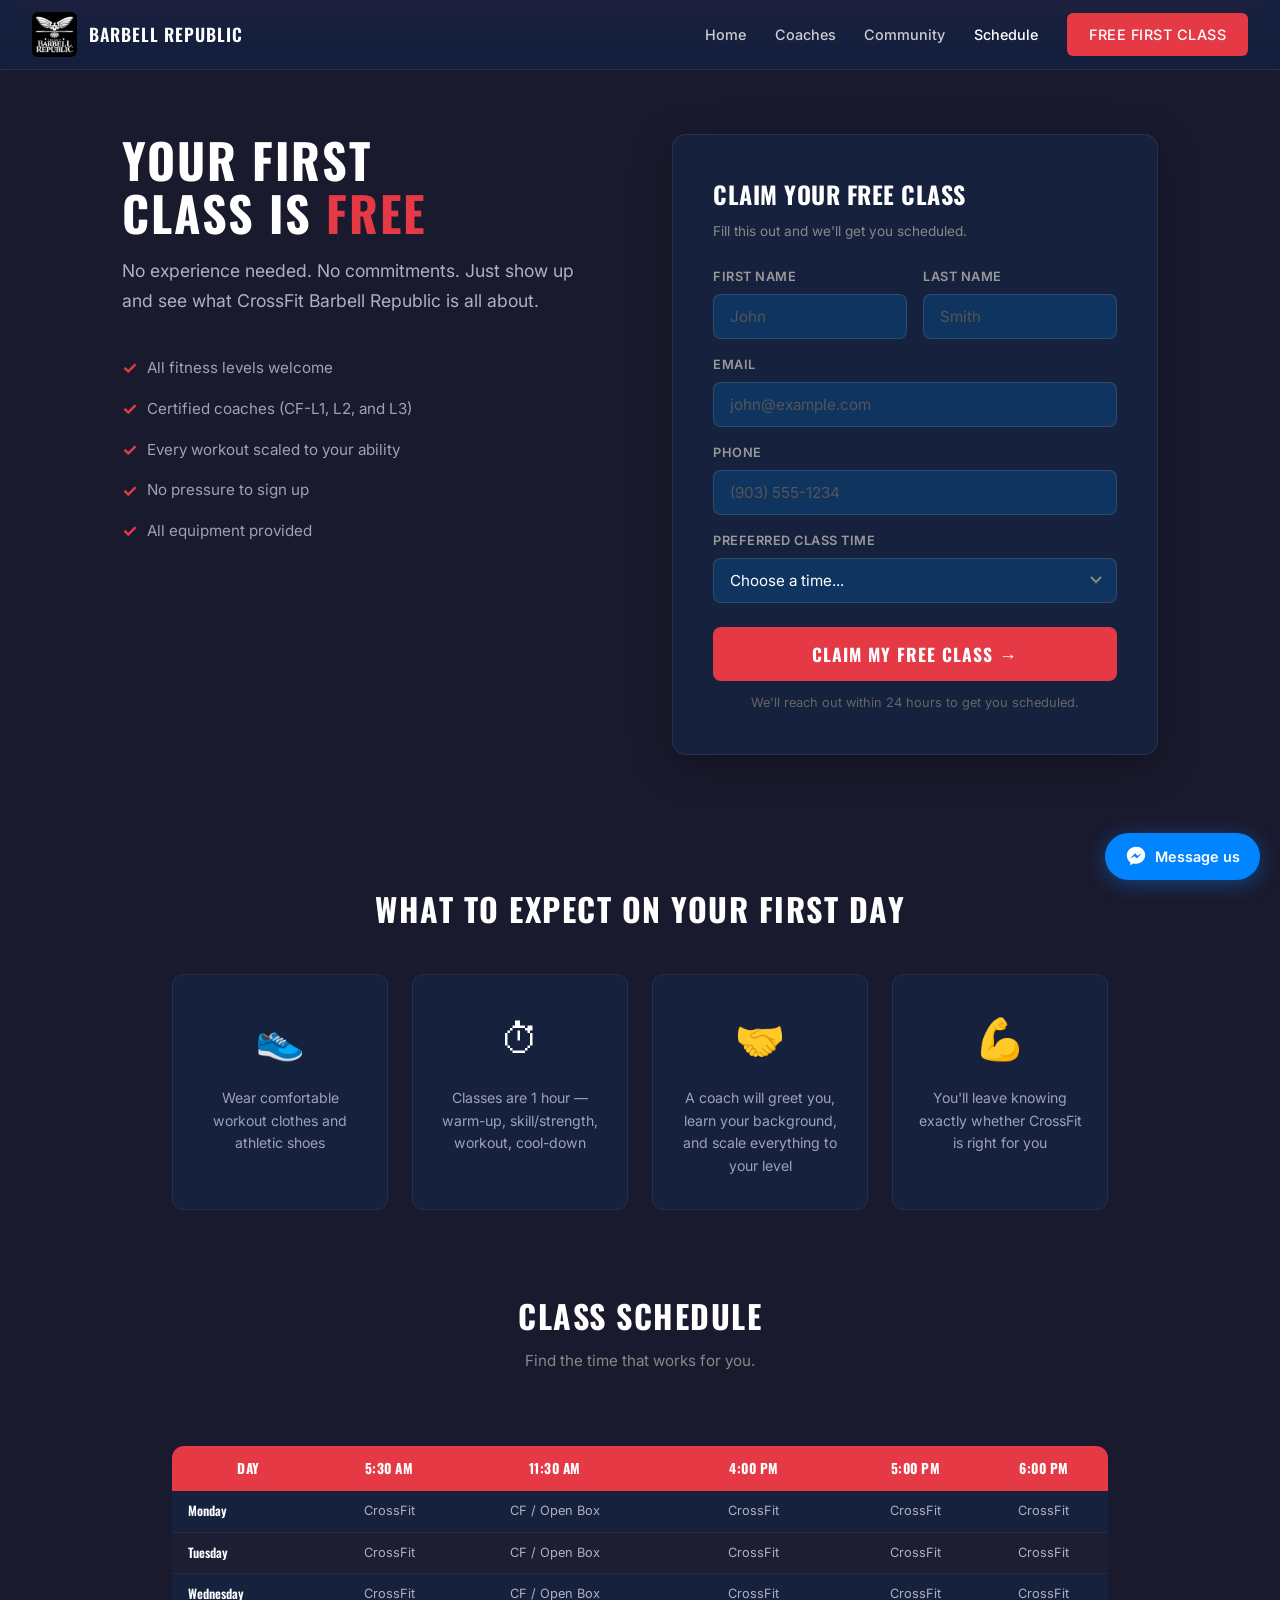
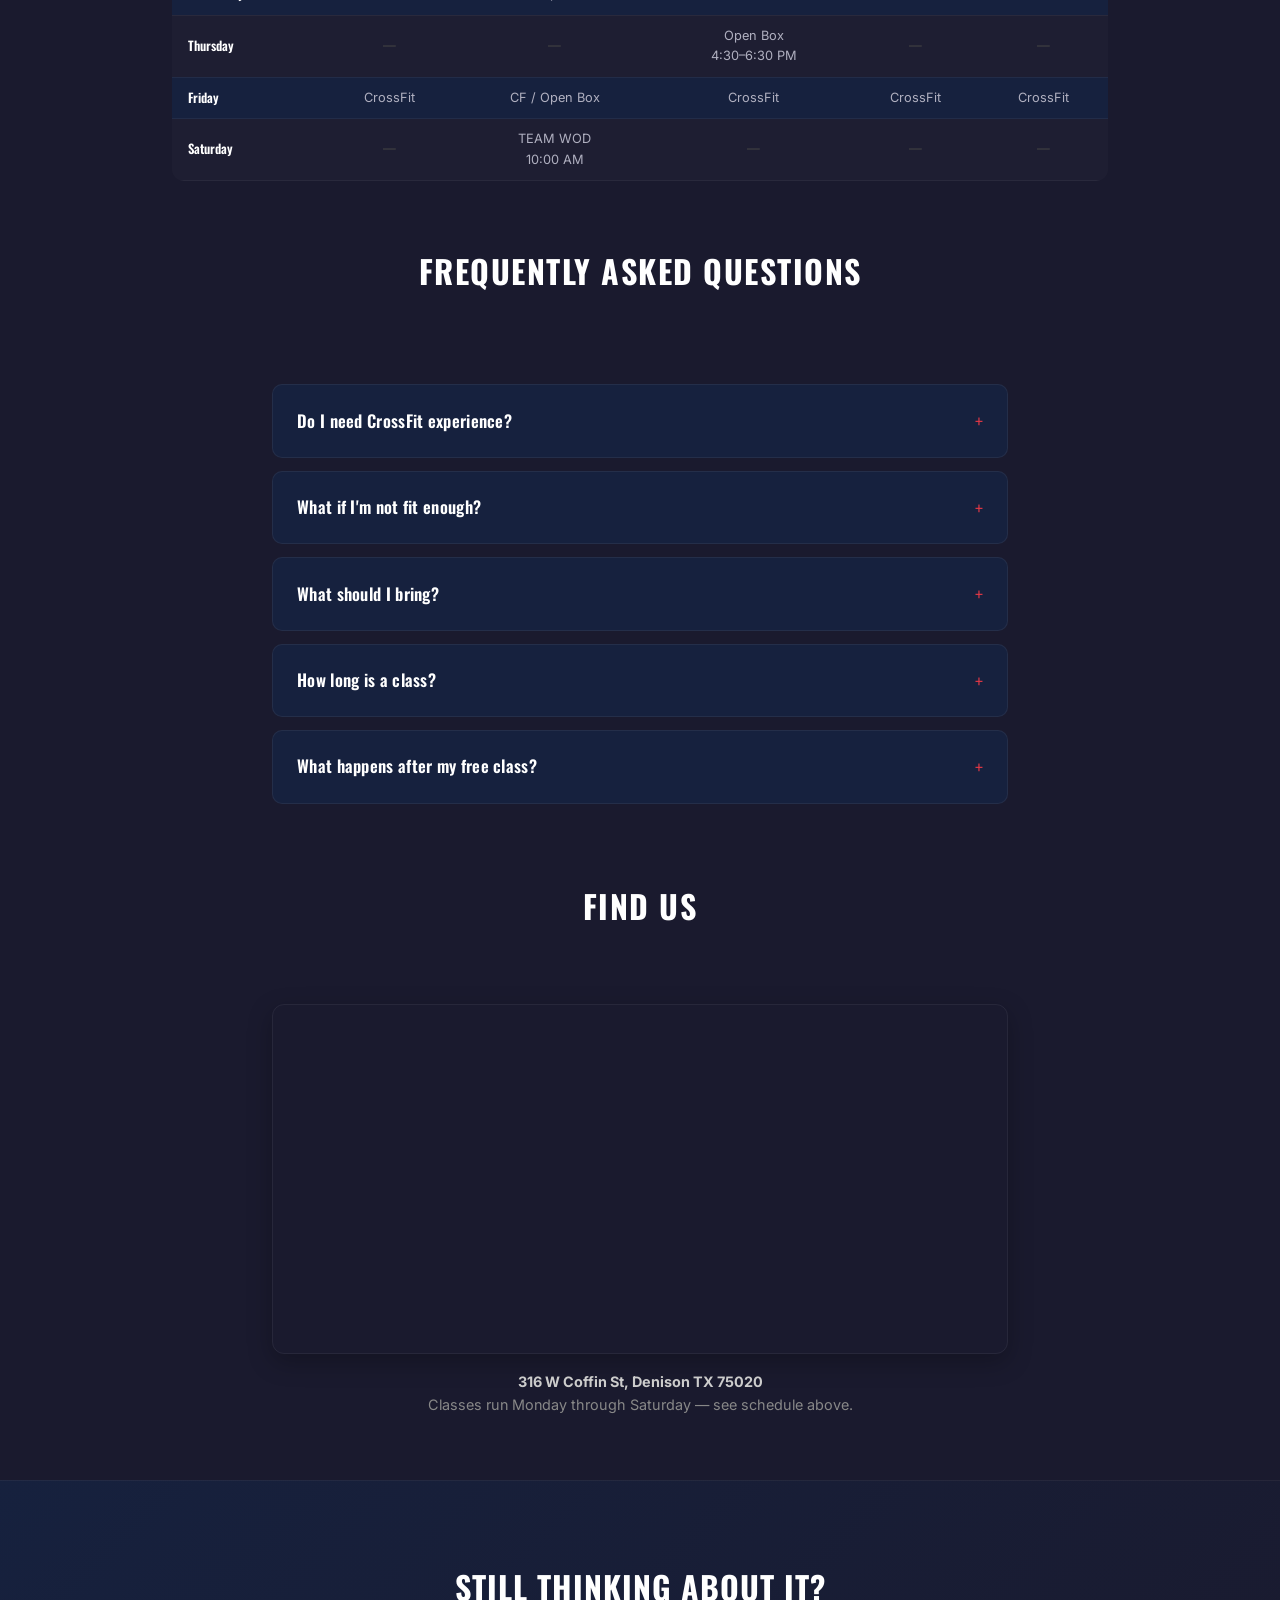
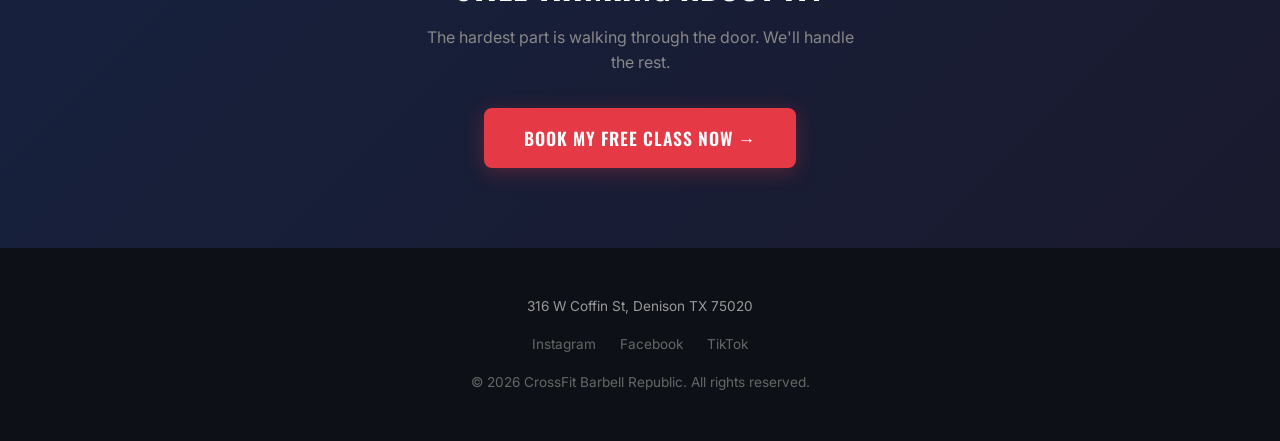
<file: cbr_mockup_freetrial.html>
<!DOCTYPE html>
<html lang="en">
<head>
<meta charset="UTF-8">
<meta name="viewport" content="width=device-width, initial-scale=1.0">
<title>Free First Class — CrossFit Barbell Republic</title>
<link href="https://fonts.googleapis.com/css2?family=Oswald:wght@400;600;700&family=Inter:wght@300;400;500;600&display=swap" rel="stylesheet">
<style>
*{margin:0;padding:0;box-sizing:border-box}
body{font-family:'Inter',sans-serif;background:#1a1a2e;color:#fff;line-height:1.6}
a{color:#e63946;text-decoration:none}
a:hover{text-decoration:underline}

/* NAV */
nav{position:sticky;top:0;z-index:100;background:rgba(22,33,62,0.97);backdrop-filter:blur(10px);padding:0 2rem;display:flex;align-items:center;justify-content:space-between;height:70px;border-bottom:1px solid rgba(255,255,255,0.08)}
.nav-logo{display:flex;align-items:center;gap:12px}
.nav-logo img{height:45px;border-radius:6px}
.nav-logo span{font-family:'Oswald',sans-serif;font-size:1.1rem;font-weight:600;letter-spacing:1px}
.nav-links{display:flex;align-items:center;gap:1.8rem;list-style:none}
.nav-links a{color:#ccc;font-size:0.9rem;font-weight:500;transition:color 0.2s}
.nav-links a:hover{color:#fff;text-decoration:none}
.cta-btn{background:#e63946;color:#fff !important;padding:10px 22px;border-radius:6px;font-weight:600;font-size:0.85rem;letter-spacing:0.5px;transition:all 0.3s;display:inline-block}
.cta-btn:hover{background:#d62839;transform:translateY(-1px);text-decoration:none !important}

/* HAMBURGER + MOBILE MENU */
.hamburger{display:none;background:transparent;border:0;cursor:pointer;width:44px;height:44px;flex-direction:column;justify-content:center;align-items:center;gap:5px;padding:0;z-index:101}
.hamburger span{display:block;width:26px;height:2px;background:#fff;border-radius:2px;transition:all 0.3s ease}
body.menu-open .hamburger span:nth-child(1){transform:translateY(7px) rotate(45deg)}
body.menu-open .hamburger span:nth-child(2){opacity:0}
body.menu-open .hamburger span:nth-child(3){transform:translateY(-7px) rotate(-45deg)}
.mobile-menu{position:fixed;top:70px;left:0;right:0;background:rgba(15,52,96,0.98);backdrop-filter:blur(10px);padding:1.2rem;z-index:99;border-bottom:1px solid rgba(255,255,255,0.1);transform:translateY(-110%);transition:transform 0.3s ease;box-shadow:0 8px 24px rgba(0,0,0,0.4)}
body.menu-open .mobile-menu{transform:translateY(0)}
.mobile-menu ul{list-style:none;display:flex;flex-direction:column;gap:0.4rem}
.mobile-menu a{display:block;padding:0.9rem 1rem;color:#ccc;font-size:1rem;font-family:'Oswald',sans-serif;letter-spacing:1px;border-radius:8px;text-decoration:none;transition:background 0.2s}
.mobile-menu a:hover,.mobile-menu a.active{background:rgba(255,255,255,0.06);color:#fff;text-decoration:none}
.mobile-menu a.mobile-cta-btn{background:#e63946;color:#fff !important;text-align:center;font-weight:700;margin-top:0.5rem}

/* FACEBOOK MESSENGER FLOATING BUTTON */
.fb-message-btn{position:fixed;bottom:20px;right:20px;z-index:98;background:#0084FF;color:#fff !important;padding:12px 20px;border-radius:30px;font-weight:600;font-size:0.9rem;display:flex;align-items:center;gap:8px;box-shadow:0 4px 20px rgba(0,132,255,0.4);transition:all 0.3s;text-decoration:none !important}
.fb-message-btn:hover{background:#0073e0;transform:translateY(-2px);box-shadow:0 6px 30px rgba(0,132,255,0.5)}
.fb-message-btn svg{width:22px;height:22px;fill:currentColor;flex-shrink:0}
@media(max-width:768px){.fb-message-btn{padding:12px;border-radius:50%}.fb-message-btn .label{display:none}}

/* HERO + FORM */
.hero-form{padding:4rem 2rem;max-width:1100px;margin:0 auto;display:grid;grid-template-columns:1fr 1fr;gap:4rem;align-items:start}
.hero-text h1{font-family:'Oswald',sans-serif;font-size:3rem;font-weight:700;letter-spacing:2px;line-height:1.1;margin-bottom:1rem}
.hero-text h1 span{color:#e63946}
.hero-text .subtitle{font-size:1.1rem;color:#b0b0c0;line-height:1.7;margin-bottom:2rem}
.hero-text .trust-points{list-style:none}
.hero-text .trust-points li{padding:0.4rem 0;color:#a0a0b8;font-size:0.95rem;display:flex;align-items:center;gap:10px}
.hero-text .trust-points li .check{color:#e63946;font-weight:700;font-size:1.1rem}

/* FORM */
.form-card{background:#16213e;border-radius:14px;padding:2.5rem;border:1px solid rgba(255,255,255,0.08);box-shadow:0 10px 40px rgba(0,0,0,0.3)}
.form-card h2{font-family:'Oswald',sans-serif;font-size:1.5rem;margin-bottom:0.5rem;letter-spacing:0.5px}
.form-card .form-sub{color:#888;font-size:0.85rem;margin-bottom:1.5rem}
.form-group{margin-bottom:1rem}
.form-group label{display:block;font-size:0.8rem;font-weight:600;color:#999;text-transform:uppercase;letter-spacing:0.5px;margin-bottom:0.4rem}
.form-group input,.form-group select{width:100%;padding:12px 16px;border:1px solid rgba(255,255,255,0.12);border-radius:8px;background:#0f3460;color:#fff;font-family:'Inter',sans-serif;font-size:0.95rem;transition:border-color 0.2s;outline:none}
.form-group input:focus,.form-group select:focus{border-color:#e63946}
.form-group input::placeholder{color:#555}
.form-group select{cursor:pointer;appearance:none;background-image:url("data:image/svg+xml,%3Csvg xmlns='http://www.w3.org/2000/svg' width='12' height='8'%3E%3Cpath d='M1 1l5 5 5-5' stroke='%23888' fill='none' stroke-width='2'/%3E%3C/svg%3E");background-repeat:no-repeat;background-position:right 14px center}
.form-group select option{background:#16213e;color:#fff}
.form-row{display:grid;grid-template-columns:1fr 1fr;gap:1rem}
.submit-btn{width:100%;padding:14px;background:#e63946;color:#fff;border:none;border-radius:8px;font-family:'Oswald',sans-serif;font-size:1.1rem;font-weight:700;letter-spacing:1px;cursor:pointer;transition:all 0.3s;margin-top:0.5rem}
.submit-btn:hover{background:#d62839;transform:translateY(-1px);box-shadow:0 6px 20px rgba(230,57,70,0.3)}
.form-note{text-align:center;margin-top:0.8rem;font-size:0.8rem;color:#666}

/* WHAT TO EXPECT */
.expect-section{padding:4rem 2rem;max-width:1000px;margin:0 auto}
.section-header{text-align:center;margin-bottom:2.5rem}
.section-header h2{font-family:'Oswald',sans-serif;font-size:2rem;letter-spacing:1.5px;margin-bottom:0.5rem}
.section-header p{color:#888;font-size:0.95rem}
.expect-grid{display:grid;grid-template-columns:repeat(4,1fr);gap:1.5rem}
.expect-card{background:#16213e;border-radius:12px;padding:2rem 1.5rem;text-align:center;border:1px solid rgba(255,255,255,0.06);transition:transform 0.3s}
.expect-card:hover{transform:translateY(-4px)}
.expect-card .icon{font-size:2.5rem;margin-bottom:1rem}
.expect-card p{font-size:0.88rem;color:#a0a0b8;line-height:1.6}

/* SCHEDULE */
.schedule-section{padding:2rem 2rem 4rem;max-width:1000px;margin:0 auto}
.schedule-table{width:100%;border-collapse:collapse;border-radius:12px;overflow:hidden}
.schedule-table th{background:#e63946;padding:12px 8px;font-family:'Oswald',sans-serif;font-size:0.85rem;letter-spacing:0.5px;text-transform:uppercase}
.schedule-table td{padding:10px 8px;text-align:center;font-size:0.8rem;color:#b0b0c0;border-bottom:1px solid rgba(255,255,255,0.05)}
.schedule-table tr:nth-child(even) td{background:rgba(255,255,255,0.02)}
.schedule-table tr:nth-child(odd) td{background:#16213e}
.schedule-table td:first-child{font-family:'Oswald',sans-serif;font-weight:600;color:#fff;text-align:left;padding-left:16px}
.schedule-table td.empty{color:#444}

/* FAQ */
.faq-section{padding:3rem 2rem 4rem;max-width:800px;margin:0 auto}
details{background:#16213e;border-radius:10px;margin-bottom:0.8rem;border:1px solid rgba(255,255,255,0.06);overflow:hidden;transition:all 0.3s}
details[open]{border-color:rgba(230,57,70,0.3)}
summary{padding:1.2rem 1.5rem;font-family:'Oswald',sans-serif;font-size:1.05rem;font-weight:600;cursor:pointer;display:flex;justify-content:space-between;align-items:center;letter-spacing:0.3px;list-style:none}
summary::-webkit-details-marker{display:none}
summary::after{content:'+';font-size:1.3rem;color:#e63946;font-weight:300;transition:transform 0.3s}
details[open] summary::after{content:'-'}
details[open] summary{border-bottom:1px solid rgba(255,255,255,0.06)}
.faq-answer{padding:1.2rem 1.5rem;color:#a0a0b8;font-size:0.92rem;line-height:1.7}

/* LOCATION */
.location-section{padding:2rem 2rem 4rem;max-width:800px;margin:0 auto;text-align:center}
.map-embed{border-radius:12px;overflow:hidden;height:350px;border:1px solid rgba(255,255,255,0.06);margin-bottom:1rem;box-shadow:0 8px 24px rgba(0,0,0,0.25)}
.map-embed iframe{width:100%;height:100%;border:0;display:block;filter:saturate(1.1)}
.location-details{color:#888;font-size:0.9rem}
.location-details strong{color:#ccc}

/* FINAL CTA */
.final-cta{padding:5rem 2rem;text-align:center;background:linear-gradient(135deg,#16213e 0%,#1a1a2e 100%);border-top:1px solid rgba(255,255,255,0.05)}
.final-cta h2{font-family:'Oswald',sans-serif;font-size:2rem;margin-bottom:0.8rem;letter-spacing:1px}
.final-cta p{color:#888;font-size:1rem;margin-bottom:2rem;max-width:450px;margin-left:auto;margin-right:auto}
.final-cta .cta-btn{padding:16px 40px;font-family:'Oswald',sans-serif;font-size:1.1rem;letter-spacing:1px;border-radius:8px;box-shadow:0 4px 20px rgba(230,57,70,0.3)}

/* FOOTER */
footer{background:#0d1117;padding:3rem 2rem;text-align:center;color:#666;font-size:0.85rem}
footer .address{color:#999;margin-bottom:0.5rem}
footer .socials{margin:1rem 0;display:flex;justify-content:center;gap:1.5rem}
footer .socials a{color:#666;transition:color 0.2s}
footer .socials a:hover{color:#e63946}

/* RESPONSIVE */
@media(max-width:768px){
  .nav-links{display:none}
  .hamburger{display:flex}
  .hero-form{grid-template-columns:1fr;gap:2rem;padding:2rem 1.5rem}
  .hero-text h1{font-size:2.2rem}
  .form-row{grid-template-columns:1fr}
  .expect-grid{grid-template-columns:repeat(2,1fr)}
  .schedule-table{font-size:0.7rem}
  .final-cta h2{font-size:1.6rem}
}
@media(max-width:480px){
  .hero-text h1{font-size:1.8rem}
  .expect-grid{grid-template-columns:1fr}
}
</style>
</head>
<body>

<!-- NAV -->
<nav>
  <div class="nav-logo">
    <img src="logo.jpg" alt="CBR" onerror="this.style.display='none'">
    <span>BARBELL REPUBLIC</span>
  </div>
  <ul class="nav-links">
    <li><a href="cbr_mockup_homepage.html">Home</a></li>
    <li><a href="cbr_mockup_coaches.html">Coaches</a></li>
    <li><a href="cbr_mockup_social.html">Community</a></li>
    <li><a href="cbr_mockup_freetrial.html" style="color:#fff">Schedule</a></li>
    <li><a href="cbr_mockup_freetrial.html" class="cta-btn">FREE FIRST CLASS</a></li>
  </ul>
  <button class="hamburger" aria-label="Toggle menu" onclick="document.body.classList.toggle('menu-open')">
    <span></span><span></span><span></span>
  </button>
</nav>

<!-- MOBILE MENU -->
<div class="mobile-menu">
  <ul>
    <li><a href="cbr_mockup_homepage.html">Home</a></li>
    <li><a href="cbr_mockup_coaches.html">Coaches</a></li>
    <li><a href="cbr_mockup_social.html">Community</a></li>
    <li><a href="cbr_mockup_freetrial.html" class="active">Schedule</a></li>
    <li><a href="cbr_mockup_freetrial.html" class="mobile-cta-btn">FREE FIRST CLASS</a></li>
  </ul>
</div>

<!-- HERO + FORM -->
<section class="hero-form">
  <div class="hero-text">
    <h1>YOUR FIRST<br>CLASS IS <span>FREE</span></h1>
    <p class="subtitle">No experience needed. No commitments. Just show up and see what CrossFit Barbell Republic is all about.</p>
    <ul class="trust-points">
      <li><span class="check">&#10003;</span> All fitness levels welcome</li>
      <li><span class="check">&#10003;</span> Certified coaches (CF-L1, L2, and L3)</li>
      <li><span class="check">&#10003;</span> Every workout scaled to your ability</li>
      <li><span class="check">&#10003;</span> No pressure to sign up</li>
      <li><span class="check">&#10003;</span> All equipment provided</li>
    </ul>
  </div>
  <div class="form-card">
    <h2>CLAIM YOUR FREE CLASS</h2>
    <p class="form-sub">Fill this out and we'll get you scheduled.</p>
    <form onsubmit="return false">
      <div class="form-row">
        <div class="form-group">
          <label>First Name</label>
          <input type="text" placeholder="John">
        </div>
        <div class="form-group">
          <label>Last Name</label>
          <input type="text" placeholder="Smith">
        </div>
      </div>
      <div class="form-group">
        <label>Email</label>
        <input type="email" placeholder="john@example.com">
      </div>
      <div class="form-group">
        <label>Phone</label>
        <input type="tel" placeholder="(903) 555-1234">
      </div>
      <div class="form-group">
        <label>Preferred Class Time</label>
        <select>
          <option value="">Choose a time...</option>
          <option>5:30 AM — Early Bird</option>
          <option>4:00 PM — Afternoon</option>
          <option>5:00 PM — After Work</option>
          <option>6:00 PM — Evening</option>
          <option>Not sure yet — help me choose!</option>
        </select>
      </div>
      <button type="submit" class="submit-btn">CLAIM MY FREE CLASS &rarr;</button>
      <p class="form-note">We'll reach out within 24 hours to get you scheduled.</p>
    </form>
  </div>
</section>

<!-- WHAT TO EXPECT -->
<div class="expect-section">
  <div class="section-header">
    <h2>WHAT TO EXPECT ON YOUR FIRST DAY</h2>
  </div>
  <div class="expect-grid">
    <div class="expect-card">
      <div class="icon">&#x1F45F;</div>
      <p>Wear comfortable workout clothes and athletic shoes</p>
    </div>
    <div class="expect-card">
      <div class="icon">&#x23F1;</div>
      <p>Classes are 1 hour &mdash; warm-up, skill/strength, workout, cool-down</p>
    </div>
    <div class="expect-card">
      <div class="icon">&#x1F91D;</div>
      <p>A coach will greet you, learn your background, and scale everything to your level</p>
    </div>
    <div class="expect-card">
      <div class="icon">&#x1F4AA;</div>
      <p>You'll leave knowing exactly whether CrossFit is right for you</p>
    </div>
  </div>
</div>

<!-- SCHEDULE -->
<div class="section-header" style="padding-top:1rem">
  <h2>CLASS SCHEDULE</h2>
  <p>Find the time that works for you.</p>
</div>
<section class="schedule-section">
  <table class="schedule-table">
    <thead>
      <tr><th>Day</th><th>5:30 AM</th><th>11:30 AM</th><th>4:00 PM</th><th>5:00 PM</th><th>6:00 PM</th></tr>
    </thead>
    <tbody>
      <tr><td>Monday</td><td>CrossFit</td><td>CF / Open Box</td><td>CrossFit</td><td>CrossFit</td><td>CrossFit</td></tr>
      <tr><td>Tuesday</td><td>CrossFit</td><td>CF / Open Box</td><td>CrossFit</td><td>CrossFit</td><td>CrossFit</td></tr>
      <tr><td>Wednesday</td><td>CrossFit</td><td>CF / Open Box</td><td>CrossFit</td><td>CrossFit</td><td>CrossFit</td></tr>
      <tr><td>Thursday</td><td class="empty">&mdash;</td><td class="empty">&mdash;</td><td>Open Box<br>4:30&ndash;6:30 PM</td><td class="empty">&mdash;</td><td class="empty">&mdash;</td></tr>
      <tr><td>Friday</td><td>CrossFit</td><td>CF / Open Box</td><td>CrossFit</td><td>CrossFit</td><td>CrossFit</td></tr>
      <tr><td>Saturday</td><td class="empty">&mdash;</td><td>TEAM WOD<br>10:00 AM</td><td class="empty">&mdash;</td><td class="empty">&mdash;</td><td class="empty">&mdash;</td></tr>
    </tbody>
  </table>
</section>

<!-- FAQ -->
<div class="section-header">
  <h2>FREQUENTLY ASKED QUESTIONS</h2>
</div>
<section class="faq-section">
  <details>
    <summary>Do I need CrossFit experience?</summary>
    <div class="faq-answer">Not at all! Our coaches scale every workout to your fitness level. Whether you've never picked up a barbell or you're a seasoned athlete, we'll meet you where you are.</div>
  </details>
  <details>
    <summary>What if I'm not fit enough?</summary>
    <div class="faq-answer">CrossFit is for everyone. Our members range from complete beginners to competitive athletes. The workout is the same &mdash; the weights and movements are adjusted to YOU.</div>
  </details>
  <details>
    <summary>What should I bring?</summary>
    <div class="faq-answer">Comfortable workout clothes, athletic shoes (cross-trainers work great), a water bottle, and a towel. We provide all the equipment.</div>
  </details>
  <details>
    <summary>How long is a class?</summary>
    <div class="faq-answer">One hour. We start with a group warm-up, move into skill or strength work, then hit the workout of the day (WOD), and finish with a cool-down.</div>
  </details>
  <details>
    <summary>What happens after my free class?</summary>
    <div class="faq-answer">No pressure! If you loved it, we'll walk you through our membership options. If you want to think about it, that's totally fine too.</div>
  </details>
</section>

<!-- LOCATION -->
<div class="section-header">
  <h2>FIND US</h2>
</div>
<section class="location-section">
  <div class="map-embed">
    <iframe src="https://maps.google.com/maps?q=316%20W%20Coffin%20St%20Denison%20TX%2075020&t=&z=15&ie=UTF8&iwloc=&output=embed" loading="lazy" referrerpolicy="no-referrer-when-downgrade" title="CrossFit Barbell Republic &mdash; 316 W Coffin St, Denison TX 75020"></iframe>
  </div>
  <div class="location-details">
    <strong>316 W Coffin St, Denison TX 75020</strong><br>
    Classes run Monday through Saturday &mdash; see schedule above.
  </div>
</section>

<!-- FINAL CTA -->
<section class="final-cta">
  <h2>STILL THINKING ABOUT IT?</h2>
  <p>The hardest part is walking through the door. We'll handle the rest.</p>
  <a href="#" class="cta-btn" onclick="window.scrollTo({top:0,behavior:'smooth'});return false" style="padding:16px 40px;font-family:'Oswald',sans-serif;font-size:1.1rem;letter-spacing:1px;border-radius:8px">BOOK MY FREE CLASS NOW &rarr;</a>
</section>

<!-- FOOTER -->
<footer>
  <div class="address">316 W Coffin St, Denison TX 75020</div>
  <div class="socials">
    <a href="https://www.instagram.com/crossfit.barbellrepublic/" target="_blank" rel="noopener">Instagram</a>
    <a href="https://www.facebook.com/crossfitbarbellrepublic" target="_blank" rel="noopener">Facebook</a>
    <a href="https://www.tiktok.com/@barbellrepublic1" target="_blank" rel="noopener">TikTok</a>
  </div>
  <p>&copy; 2026 CrossFit Barbell Republic. All rights reserved.</p>
</footer>

<!-- FACEBOOK MESSENGER FLOATING BUTTON -->
<a href="https://m.me/crossfitbarbellrepublic" target="_blank" rel="noopener" class="fb-message-btn" aria-label="Message us on Facebook Messenger">
  <svg viewBox="0 0 24 24" xmlns="http://www.w3.org/2000/svg"><path d="M12 2C6.486 2 2 6.262 2 11.5c0 2.982 1.45 5.63 3.71 7.362V22l3.389-1.866c.904.25 1.86.366 2.901.366 5.514 0 10-4.262 10-9.5S17.514 2 12 2zm1.008 12.839l-2.53-2.7-4.945 2.7 5.44-5.777 2.59 2.7 4.885-2.7-5.44 5.777z"/></svg>
  <span class="label">Message us</span>
</a>

</body>
</html>
</file>
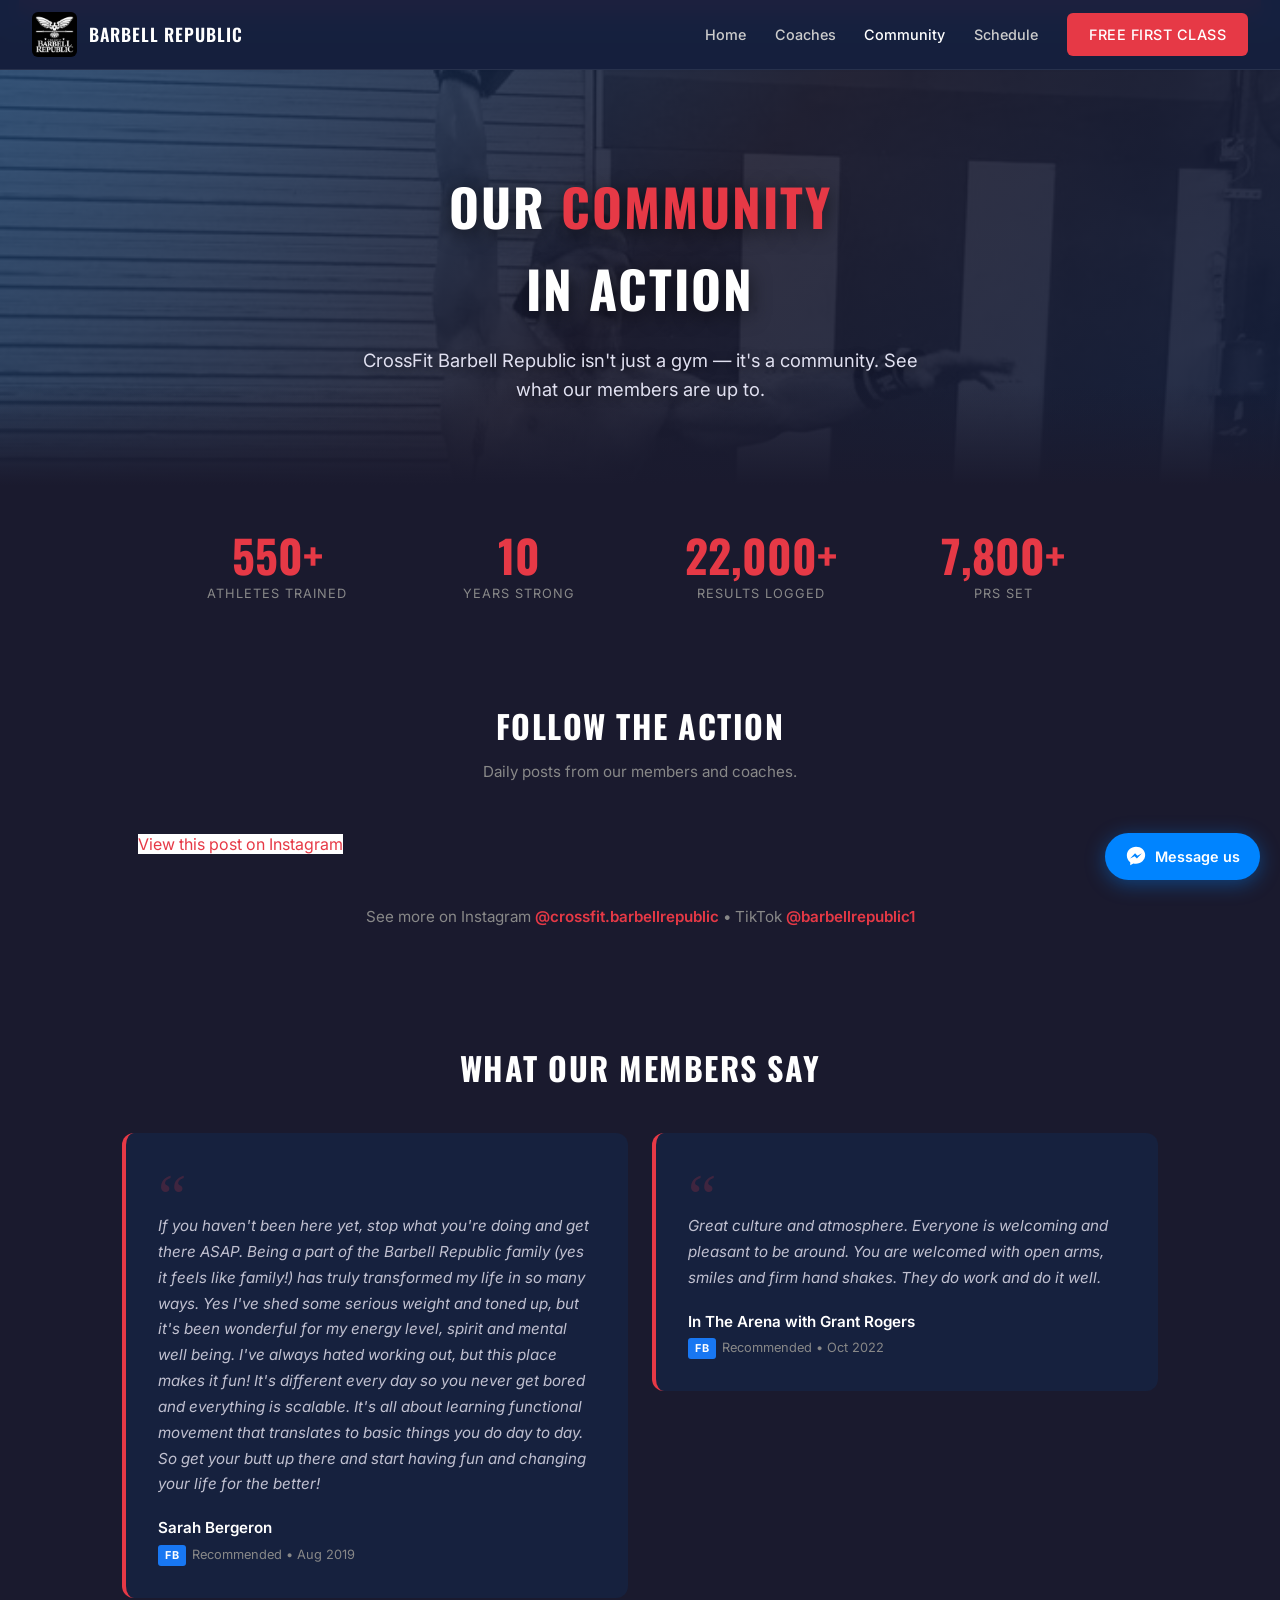
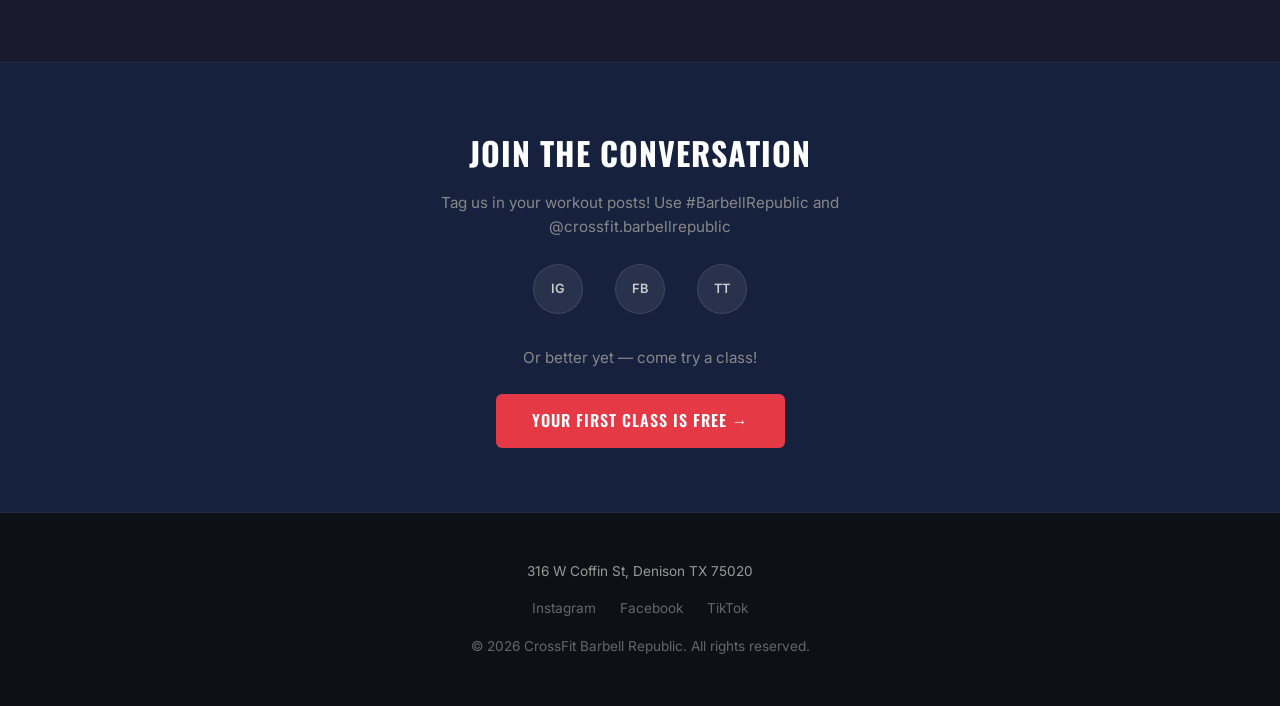
<file: cbr_mockup_social.html>
<!DOCTYPE html>
<html lang="en">
<head>
<meta charset="UTF-8">
<meta name="viewport" content="width=device-width, initial-scale=1.0">
<title>Our Community — CrossFit Barbell Republic</title>
<link href="https://fonts.googleapis.com/css2?family=Oswald:wght@400;600;700&family=Inter:wght@300;400;500;600&display=swap" rel="stylesheet">
<style>
*{margin:0;padding:0;box-sizing:border-box}
body{font-family:'Inter',sans-serif;background:#1a1a2e;color:#fff;line-height:1.6}
a{color:#e63946;text-decoration:none}
a:hover{text-decoration:underline}

/* NAV */
nav{position:sticky;top:0;z-index:100;background:rgba(22,33,62,0.97);backdrop-filter:blur(10px);padding:0 2rem;display:flex;align-items:center;justify-content:space-between;height:70px;border-bottom:1px solid rgba(255,255,255,0.08)}
.nav-logo{display:flex;align-items:center;gap:12px}
.nav-logo img{height:45px;border-radius:6px}
.nav-logo span{font-family:'Oswald',sans-serif;font-size:1.1rem;font-weight:600;letter-spacing:1px}
.nav-links{display:flex;align-items:center;gap:1.8rem;list-style:none}
.nav-links a{color:#ccc;font-size:0.9rem;font-weight:500;transition:color 0.2s}
.nav-links a:hover{color:#fff;text-decoration:none}
.cta-btn{background:#e63946;color:#fff !important;padding:10px 22px;border-radius:6px;font-weight:600;font-size:0.85rem;letter-spacing:0.5px;transition:all 0.3s;display:inline-block}
.cta-btn:hover{background:#d62839;transform:translateY(-1px);text-decoration:none !important}

/* HAMBURGER + MOBILE MENU */
.hamburger{display:none;background:transparent;border:0;cursor:pointer;width:44px;height:44px;flex-direction:column;justify-content:center;align-items:center;gap:5px;padding:0;z-index:101}
.hamburger span{display:block;width:26px;height:2px;background:#fff;border-radius:2px;transition:all 0.3s ease}
body.menu-open .hamburger span:nth-child(1){transform:translateY(7px) rotate(45deg)}
body.menu-open .hamburger span:nth-child(2){opacity:0}
body.menu-open .hamburger span:nth-child(3){transform:translateY(-7px) rotate(-45deg)}
.mobile-menu{position:fixed;top:70px;left:0;right:0;background:rgba(15,52,96,0.98);backdrop-filter:blur(10px);padding:1.2rem;z-index:99;border-bottom:1px solid rgba(255,255,255,0.1);transform:translateY(-110%);transition:transform 0.3s ease;box-shadow:0 8px 24px rgba(0,0,0,0.4)}
body.menu-open .mobile-menu{transform:translateY(0)}
.mobile-menu ul{list-style:none;display:flex;flex-direction:column;gap:0.4rem}
.mobile-menu a{display:block;padding:0.9rem 1rem;color:#ccc;font-size:1rem;font-family:'Oswald',sans-serif;letter-spacing:1px;border-radius:8px;text-decoration:none;transition:background 0.2s}
.mobile-menu a:hover,.mobile-menu a.active{background:rgba(255,255,255,0.06);color:#fff;text-decoration:none}
.mobile-menu a.mobile-cta-btn{background:#e63946;color:#fff !important;text-align:center;font-weight:700;margin-top:0.5rem}

/* FACEBOOK MESSENGER FLOATING BUTTON */
.fb-message-btn{position:fixed;bottom:20px;right:20px;z-index:98;background:#0084FF;color:#fff !important;padding:12px 20px;border-radius:30px;font-weight:600;font-size:0.9rem;display:flex;align-items:center;gap:8px;box-shadow:0 4px 20px rgba(0,132,255,0.4);transition:all 0.3s;text-decoration:none !important}
.fb-message-btn:hover{background:#0073e0;transform:translateY(-2px);box-shadow:0 6px 30px rgba(0,132,255,0.5)}
.fb-message-btn svg{width:22px;height:22px;fill:currentColor;flex-shrink:0}
@media(max-width:768px){.fb-message-btn{padding:12px;border-radius:50%}.fb-message-btn .label{display:none}}

/* HERO — Option A: Photo background + dark overlay */
.hero{position:relative;padding:6rem 2rem 5rem;text-align:center;overflow:hidden;background-image:url('coach-marshall.jpg');background-size:cover;background-position:center 30%}
.hero::before{content:'';position:absolute;inset:0;background:linear-gradient(135deg,rgba(15,52,96,0.82) 0%,rgba(26,26,46,0.9) 50%,rgba(22,33,62,0.92) 100%)}
.hero::after{content:'';position:absolute;bottom:0;left:0;right:0;height:100px;background:linear-gradient(transparent,#1a1a2e);z-index:1}
.hero > *{position:relative;z-index:2}
.hero h1{font-family:'Oswald',sans-serif;font-size:3.2rem;font-weight:700;letter-spacing:2px;margin-bottom:1rem;text-shadow:0 4px 20px rgba(0,0,0,0.6)}
.hero h1 span{color:#e63946}
.hero p{max-width:600px;margin:0 auto;font-size:1.15rem;color:#e0e0f0;text-shadow:0 2px 10px rgba(0,0,0,0.5)}

/* STATS */
.stats{padding:3rem 2rem;max-width:1000px;margin:0 auto;display:grid;grid-template-columns:repeat(4,1fr);gap:2rem;text-align:center}
.stat-item .number{font-family:'Oswald',sans-serif;font-size:2.8rem;font-weight:700;color:#e63946;line-height:1}
.stat-item .label{font-size:0.8rem;color:#888;margin-top:0.4rem;text-transform:uppercase;letter-spacing:1px}

/* SECTION HEADER */
.section-header{text-align:center;padding:3rem 2rem 2rem}
.section-header h2{font-family:'Oswald',sans-serif;font-size:2rem;letter-spacing:1.5px;margin-bottom:0.5rem}
.section-header p{color:#888;max-width:500px;margin:0 auto;font-size:0.95rem}

/* SOCIAL EMBEDS (Instagram + TikTok) */
.ig-section{padding:0 2rem 4rem;max-width:1100px;margin:0 auto}
.ig-grid{display:grid;grid-template-columns:repeat(auto-fit,minmax(326px,1fr));gap:1.5rem;justify-items:center;align-items:start}
.ig-grid blockquote.instagram-media{margin:0 !important;min-width:326px !important;width:100% !important;max-width:605px !important}
.ig-grid blockquote.tiktok-embed{margin:0 !important;min-width:325px !important;width:100% !important;max-width:605px !important}
.ig-placeholder{background:#2a2a3e;border-radius:6px;min-height:500px;width:100%;max-width:540px;display:flex;flex-direction:column;align-items:center;justify-content:center;padding:2rem;border:2px dashed rgba(255,255,255,0.08)}
.ig-placeholder .icon{font-size:2.5rem;margin-bottom:1rem;opacity:0.4}
.ig-placeholder .label{color:#666;font-size:0.9rem;text-align:center;line-height:1.5}
.ig-follow{text-align:center;margin-top:2rem;font-size:0.95rem;color:#888}
.ig-follow a{font-weight:600}

/* TESTIMONIALS */
.testimonials{padding:0 2rem 4rem;max-width:1100px;margin:0 auto}
.testimonial-grid{display:grid;grid-template-columns:repeat(auto-fit,minmax(320px,1fr));gap:1.5rem;align-items:start}
.testimonial-card{background:#16213e;border-radius:12px;padding:2rem;border-left:4px solid #e63946;position:relative;transition:transform 0.3s}
.testimonial-card:hover{transform:translateY(-4px)}
.testimonial-card .quote-mark{font-family:Georgia,serif;font-size:4rem;color:rgba(230,57,70,0.2);line-height:1;margin-bottom:-1rem}
.testimonial-card .quote{font-style:italic;color:#c0c0d0;font-size:0.95rem;line-height:1.7;margin-bottom:1.2rem}
.testimonial-card .author{font-weight:600;font-size:0.95rem;color:#fff}
.testimonial-card .since{font-size:0.8rem;color:#888;margin-top:0.25rem;display:flex;align-items:center;gap:6px}
.testimonial-card .since .fb-badge{background:#1877F2;color:#fff;font-weight:700;padding:2px 7px;border-radius:3px;font-size:0.68rem;letter-spacing:0.5px}

/* SOCIAL CTA */
.social-cta{padding:4rem 2rem;text-align:center;background:#16213e;border-top:1px solid rgba(255,255,255,0.05);border-bottom:1px solid rgba(255,255,255,0.05)}
.social-cta h2{font-family:'Oswald',sans-serif;font-size:2rem;margin-bottom:0.8rem;letter-spacing:1px}
.social-cta p{color:#888;font-size:0.95rem;margin-bottom:1.5rem;max-width:500px;margin-left:auto;margin-right:auto}
.social-icons{display:flex;justify-content:center;gap:2rem;margin-bottom:2rem}
.social-icon{width:50px;height:50px;border-radius:50%;background:rgba(255,255,255,0.08);display:flex;align-items:center;justify-content:center;font-size:0.8rem;font-weight:600;color:#ccc;transition:all 0.3s;border:1px solid rgba(255,255,255,0.1)}
.social-icon:hover{background:#e63946;color:#fff;border-color:#e63946;transform:translateY(-3px)}

/* RED CTA */
.red-cta{padding:5rem 2rem;text-align:center;background:linear-gradient(135deg,#e63946 0%,#d62839 50%,#c41e30 100%)}
.red-cta h2{font-family:'Oswald',sans-serif;font-size:2.5rem;margin-bottom:0.8rem;letter-spacing:1px}
.red-cta p{font-size:1.1rem;margin-bottom:2rem;opacity:0.9;max-width:500px;margin-left:auto;margin-right:auto}
.btn-white{display:inline-block;background:#fff;color:#e63946;padding:16px 40px;border-radius:8px;font-family:'Oswald',sans-serif;font-size:1.1rem;font-weight:700;letter-spacing:1px;transition:all 0.3s;text-decoration:none}
.btn-white:hover{transform:translateY(-2px);box-shadow:0 8px 30px rgba(0,0,0,0.3);text-decoration:none}

/* FOOTER */
footer{background:#0d1117;padding:3rem 2rem;text-align:center;color:#666;font-size:0.85rem}
footer .address{color:#999;margin-bottom:0.5rem}
footer .socials{margin:1rem 0;display:flex;justify-content:center;gap:1.5rem}
footer .socials a{color:#666;transition:color 0.2s}
footer .socials a:hover{color:#e63946}

/* RESPONSIVE */
@media(max-width:768px){
  .nav-links{display:none}
  .hamburger{display:flex}
  .hero h1{font-size:2rem}
  .stats{grid-template-columns:repeat(2,1fr)}
  .ig-grid{grid-template-columns:repeat(2,1fr)}
  .testimonial-grid{grid-template-columns:1fr}
  .red-cta h2{font-size:1.8rem}
}
@media(max-width:480px){
  .stats{grid-template-columns:1fr 1fr}
  .stat-item .number{font-size:2rem}
}
</style>
</head>
<body>

<!-- NAV -->
<nav>
  <div class="nav-logo">
    <img src="logo.jpg" alt="CBR" onerror="this.style.display='none'">
    <span>BARBELL REPUBLIC</span>
  </div>
  <ul class="nav-links">
    <li><a href="cbr_mockup_homepage.html">Home</a></li>
    <li><a href="cbr_mockup_coaches.html">Coaches</a></li>
    <li><a href="cbr_mockup_social.html" style="color:#fff">Community</a></li>
    <li><a href="cbr_mockup_freetrial.html">Schedule</a></li>
    <li><a href="cbr_mockup_freetrial.html" class="cta-btn">FREE FIRST CLASS</a></li>
  </ul>
  <button class="hamburger" aria-label="Toggle menu" onclick="document.body.classList.toggle('menu-open')">
    <span></span><span></span><span></span>
  </button>
</nav>

<!-- MOBILE MENU -->
<div class="mobile-menu">
  <ul>
    <li><a href="cbr_mockup_homepage.html">Home</a></li>
    <li><a href="cbr_mockup_coaches.html">Coaches</a></li>
    <li><a href="cbr_mockup_social.html" class="active">Community</a></li>
    <li><a href="cbr_mockup_freetrial.html">Schedule</a></li>
    <li><a href="cbr_mockup_freetrial.html" class="mobile-cta-btn">FREE FIRST CLASS</a></li>
  </ul>
</div>

<!-- HERO -->
<section class="hero">
  <h1>OUR <span>COMMUNITY</span><br>IN ACTION</h1>
  <p>CrossFit Barbell Republic isn't just a gym &mdash; it's a community. See what our members are up to.</p>
</section>

<!-- STATS -->
<section class="stats">
  <div class="stat-item"><div class="number">550+</div><div class="label">Athletes Trained</div></div>
  <div class="stat-item"><div class="number">10</div><div class="label">Years Strong</div></div>
  <div class="stat-item"><div class="number">22,000+</div><div class="label">Results Logged</div></div>
  <div class="stat-item"><div class="number">7,800+</div><div class="label">PRs Set</div></div>
</section>

<!-- INSTAGRAM FEED -->
<div class="section-header">
  <h2>FOLLOW THE ACTION</h2>
  <p>Daily posts from our members and coaches.</p>
</div>
<section class="ig-section">
  <div class="ig-grid">
    <!-- Featured IG Post -->
    <blockquote class="instagram-media" data-instgrm-captioned data-instgrm-permalink="https://www.instagram.com/p/CwFmBovuEiG/?utm_source=ig_embed&amp;utm_campaign=loading" data-instgrm-version="14">
      <div style="padding:16px;"><a href="https://www.instagram.com/p/CwFmBovuEiG/?utm_source=ig_embed&amp;utm_campaign=loading" style="background:#FFFFFF; line-height:0; padding:0 0; text-align:center; text-decoration:none; width:100%;" target="_blank" rel="noopener">View this post on Instagram</a></div>
    </blockquote>

    <!-- TikTok: @barbellrepublic1 -->
    <blockquote class="tiktok-embed" cite="https://www.tiktok.com/@barbellrepublic1/video/7353812942124518699" data-video-id="7353812942124518699" style="max-width: 605px;min-width: 325px;">
      <section></section>
    </blockquote>

    <!-- TikTok: @baecht -->
    <blockquote class="tiktok-embed" cite="https://www.tiktok.com/@baecht/video/7346769301384203562" data-video-id="7346769301384203562" style="max-width: 605px;min-width: 325px;">
      <section></section>
    </blockquote>
  </div>
  <script async src="//www.instagram.com/embed.js"></script>
  <script async src="https://www.tiktok.com/embed.js"></script>
  <p class="ig-follow">See more on Instagram <a href="https://www.instagram.com/crossfit.barbellrepublic/" target="_blank" rel="noopener">@crossfit.barbellrepublic</a> &bull; TikTok <a href="https://www.tiktok.com/@barbellrepublic1" target="_blank" rel="noopener">@barbellrepublic1</a></p>
</section>

<!-- TESTIMONIALS -->
<div class="section-header">
  <h2>WHAT OUR MEMBERS SAY</h2>
</div>
<section class="testimonials">
  <div class="testimonial-grid">
    <div class="testimonial-card">
      <div class="quote-mark">&ldquo;</div>
      <p class="quote">If you haven't been here yet, stop what you're doing and get there ASAP. Being a part of the Barbell Republic family (yes it feels like family!) has truly transformed my life in so many ways. Yes I've shed some serious weight and toned up, but it's been wonderful for my energy level, spirit and mental well being. I've always hated working out, but this place makes it fun! It's different every day so you never get bored and everything is scalable. It's all about learning functional movement that translates to basic things you do day to day. So get your butt up there and start having fun and changing your life for the better!</p>
      <div class="author">Sarah Bergeron</div>
      <div class="since"><span class="fb-badge">FB</span> Recommended &bull; Aug 2019</div>
    </div>
    <div class="testimonial-card">
      <div class="quote-mark">&ldquo;</div>
      <p class="quote">Great culture and atmosphere. Everyone is welcoming and pleasant to be around. You are welcomed with open arms, smiles and firm hand shakes. They do work and do it well.</p>
      <div class="author">In The Arena with Grant Rogers</div>
      <div class="since"><span class="fb-badge">FB</span> Recommended &bull; Oct 2022</div>
    </div>
  </div>
</section>

<!-- SOCIAL CTA -->
<section class="social-cta">
  <h2>JOIN THE CONVERSATION</h2>
  <p>Tag us in your workout posts! Use #BarbellRepublic and @crossfit.barbellrepublic</p>
  <div class="social-icons">
    <a href="https://www.instagram.com/crossfit.barbellrepublic/" target="_blank" rel="noopener" class="social-icon">IG</a>
    <a href="https://www.facebook.com/crossfitbarbellrepublic" target="_blank" rel="noopener" class="social-icon">FB</a>
    <a href="https://www.tiktok.com/@barbellrepublic1" target="_blank" rel="noopener" class="social-icon">TT</a>
  </div>
  <p style="color:#888;font-size:0.95rem;margin-bottom:1.5rem">Or better yet &mdash; come try a class!</p>
  <a href="cbr_mockup_freetrial.html" class="cta-btn" style="padding:14px 36px;font-family:'Oswald',sans-serif;font-size:1rem;letter-spacing:1px">YOUR FIRST CLASS IS FREE &rarr;</a>
</section>

<!-- FOOTER -->
<footer>
  <div class="address">316 W Coffin St, Denison TX 75020</div>
  <div class="socials">
    <a href="https://www.instagram.com/crossfit.barbellrepublic/" target="_blank" rel="noopener">Instagram</a>
    <a href="https://www.facebook.com/crossfitbarbellrepublic" target="_blank" rel="noopener">Facebook</a>
    <a href="https://www.tiktok.com/@barbellrepublic1" target="_blank" rel="noopener">TikTok</a>
  </div>
  <p>&copy; 2026 CrossFit Barbell Republic. All rights reserved.</p>
</footer>

<!-- FACEBOOK MESSENGER FLOATING BUTTON -->
<a href="https://m.me/crossfitbarbellrepublic" target="_blank" rel="noopener" class="fb-message-btn" aria-label="Message us on Facebook Messenger">
  <svg viewBox="0 0 24 24" xmlns="http://www.w3.org/2000/svg"><path d="M12 2C6.486 2 2 6.262 2 11.5c0 2.982 1.45 5.63 3.71 7.362V22l3.389-1.866c.904.25 1.86.366 2.901.366 5.514 0 10-4.262 10-9.5S17.514 2 12 2zm1.008 12.839l-2.53-2.7-4.945 2.7 5.44-5.777 2.59 2.7 4.885-2.7-5.44 5.777z"/></svg>
  <span class="label">Message us</span>
</a>

</body>
</html>
</file>
